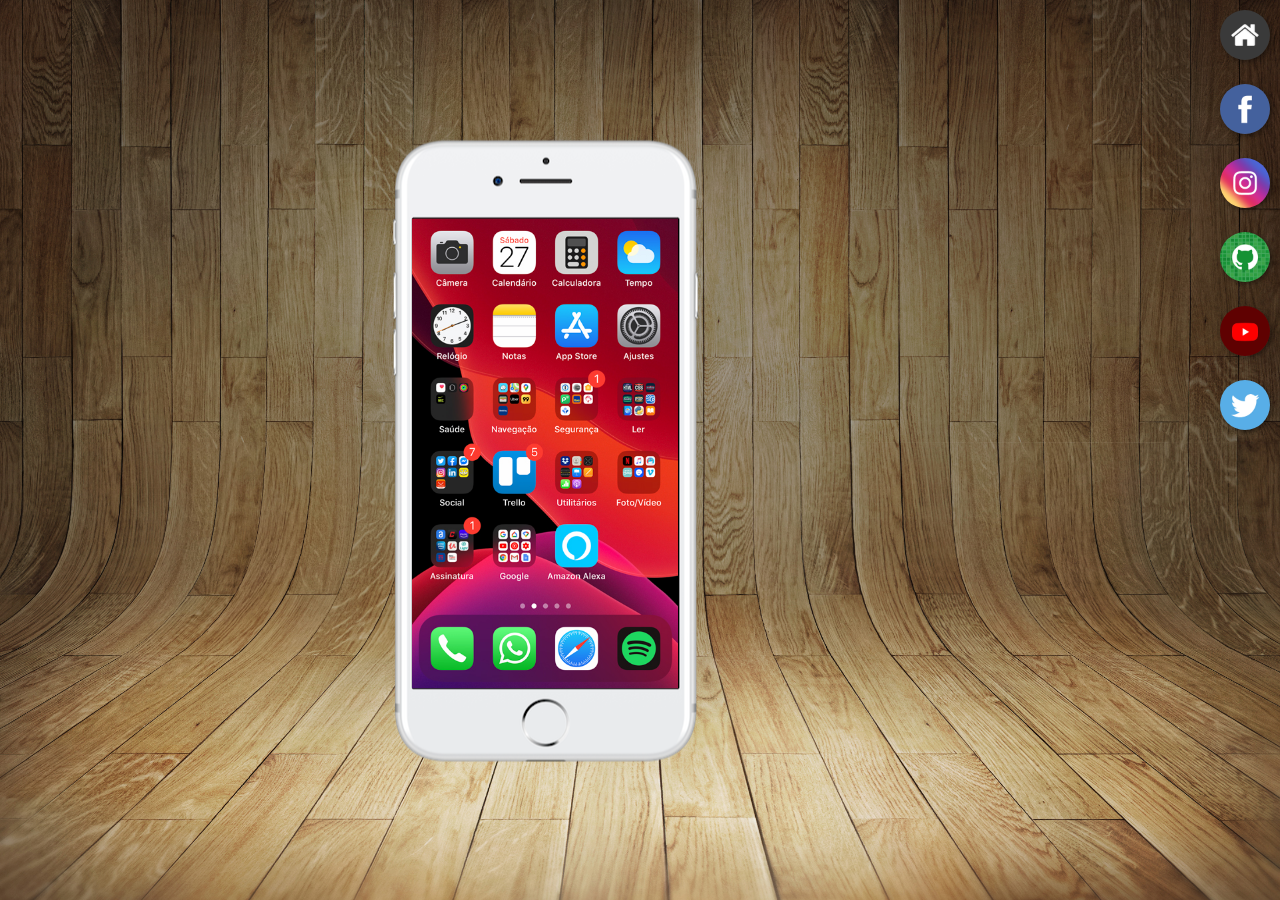
<file: index.html>
<!DOCTYPE html>
<html lang="pt-br">
<head>
    <meta charset="UTF-8">
    <meta http-equiv="X-UA-Compatible" content="IE=edge">
    <meta name="viewport" content="width=device-width, initial-scale=1.0">
    <title>Document</title>
    <link rel="shortcut icon" href="favicon.ico" type="image/x-icon">
    <link rel="stylesheet" href="estilos/style.css">

   
</head>
<body>
    <main>
        <section id="telefone">
<iframe src="home.html" name="tela" id="tela"   frameborder="0">

</iframe>
        </section>
        <section id="redes-sociais">
<a href="home.html" target="tela"><img src="imagens/home.jpg" alt="home"></a><br>
<a href="facebook.html" target="tela"><img src="imagens/facebook.jpg" alt="facebook"></a><br>
<a href="instagran.html" target="tela"><img src="imagens/instagram.jpg" alt="instagram"></a><br>
<a href="GITHUB.HTML" target="tela"><img src="imagens/github.jpg" alt="github"></a><br>
<a href="youtube.html" target="tela"><img src="imagens/youtube.jpg" alt="youtube"></a><br>
<a href="twitter.html" target="tela"><img src="imagens/twitter.jpg" alt="twiter"></a>
        </section>
    </main>
</body>
</html>
</file>
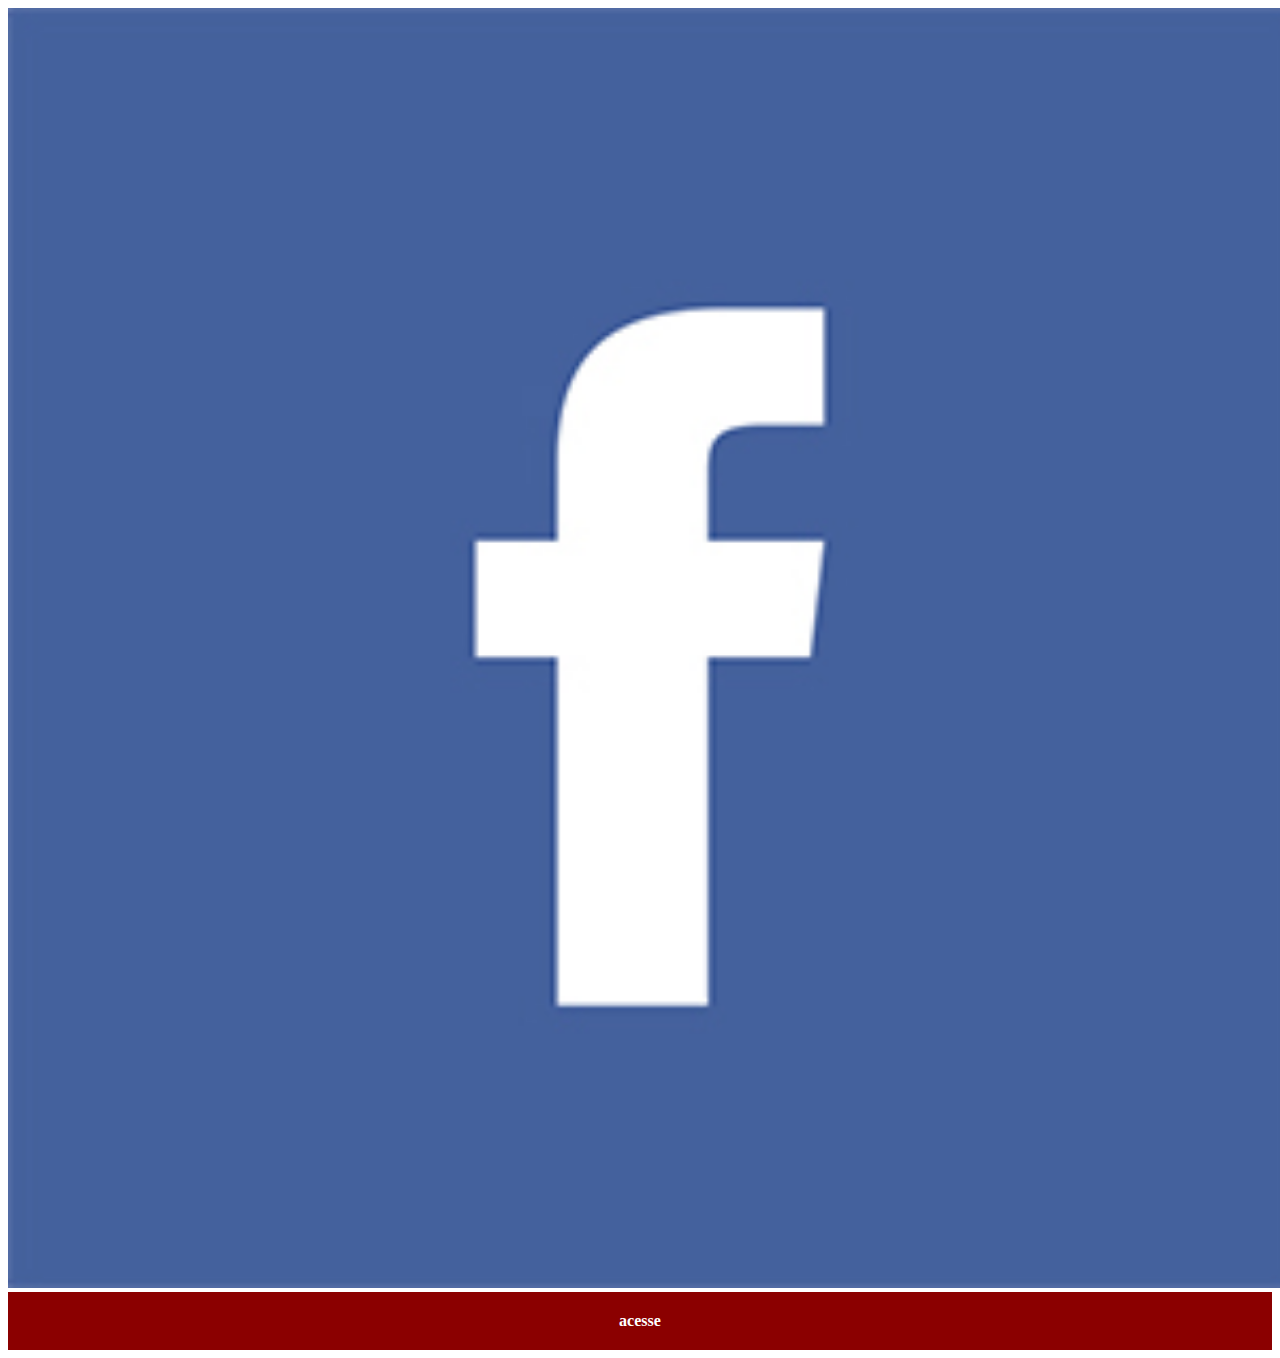
<file: facebook.html>
<!DOCTYPE html>
<html lang="pt-br">
<head>
    <meta charset="UTF-8">
    <meta name="viewport" content="width=device-width, initial-scale=1.0">
    <title>facebook</title>
    <link rel="stylesheet" href="estilos/social.css">
</head>
<body>
    <img src="imagens/facebook.jpg" alt="facebook">
    <a href="https://pt-br.facebook.com/" target="_blank">acesse</a>
</body>
</html>
</file>
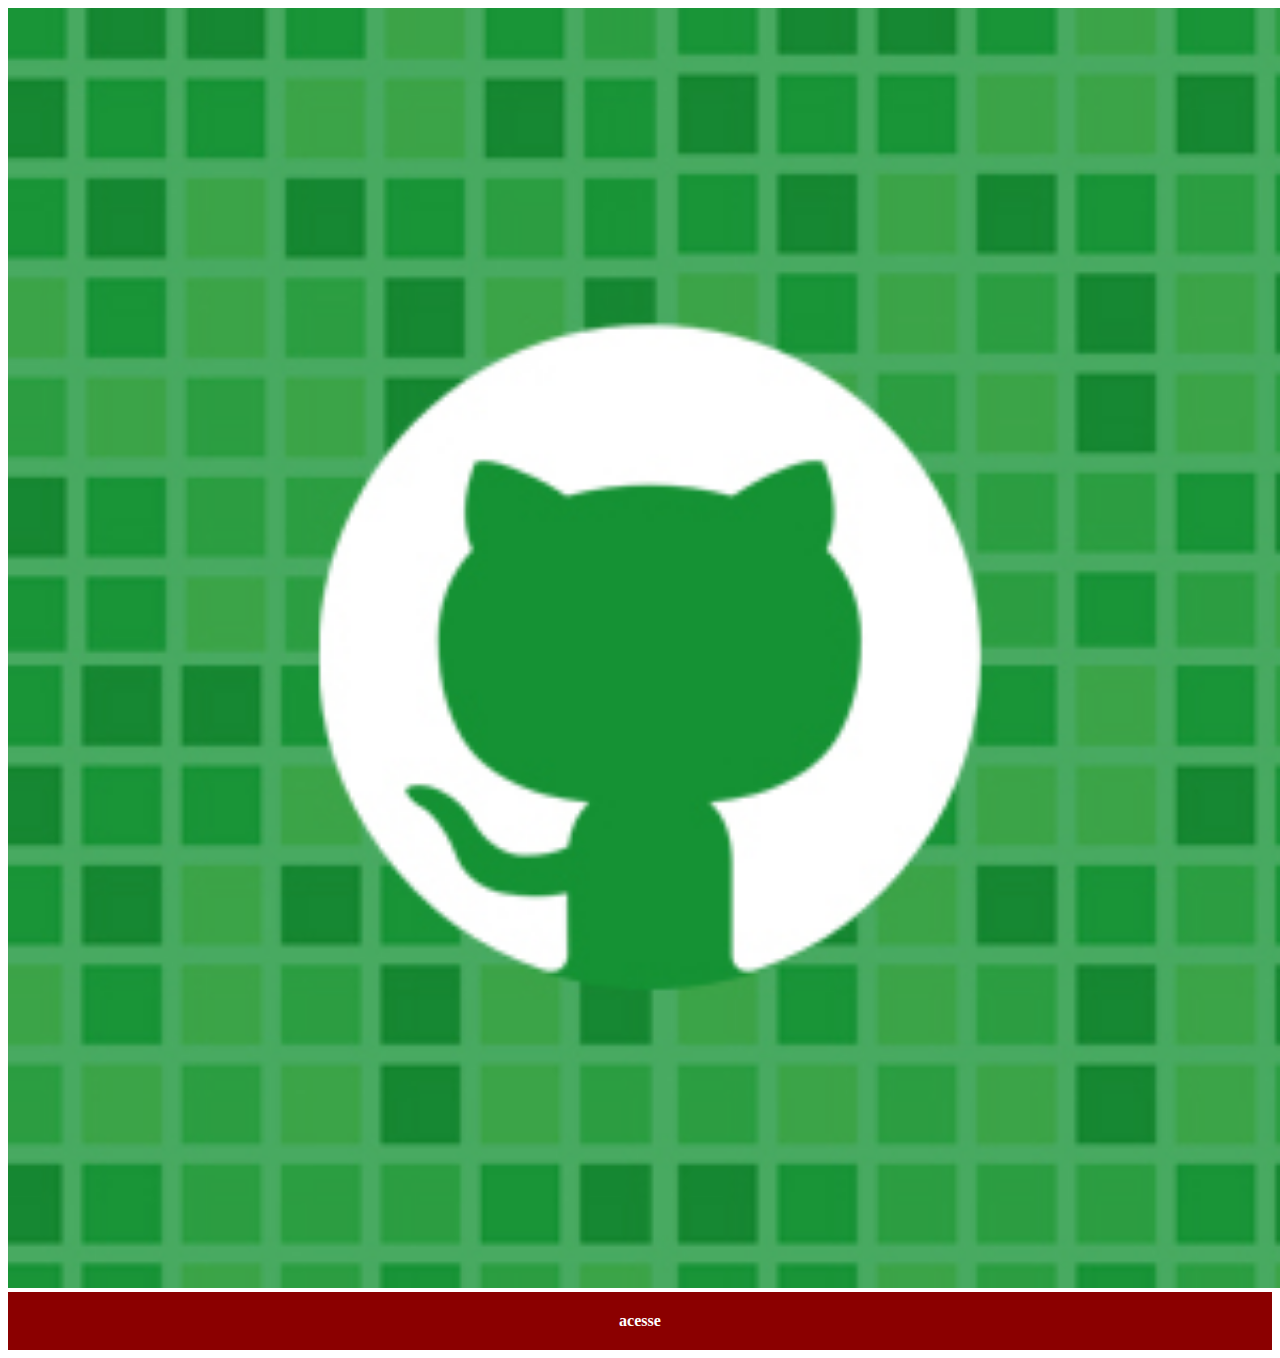
<file: GITHUB.HTML>
<!DOCTYPE html>
<html lang="pt-br">
<head>
    <meta charset="UTF-8">
    <meta name="viewport" content="width=device-width, initial-scale=1.0">
    <title>github</title>
<link rel="stylesheet" href="estilos/social.css">
</head>
<body>
    <img src="imagens/github.jpg" alt="">
    <a href="https://github.com" target="_blank">acesse</a>
    
</body>
</html>
</file>
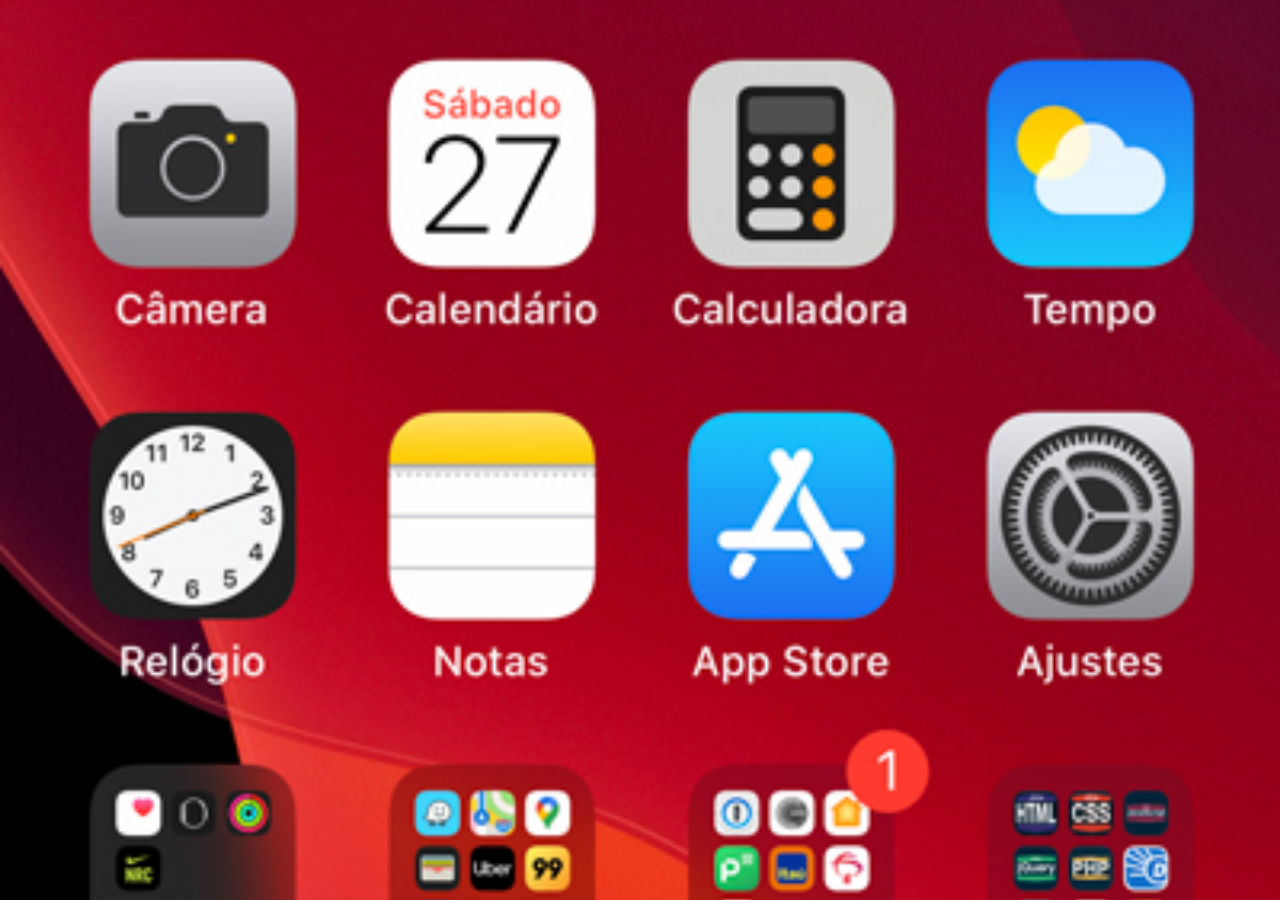
<file: home.html>
<!DOCTYPE html>
<html lang="pt-br">
<head>
    <meta charset="UTF-8">
    <meta name="viewport" content="width=device-width, initial-scale=1.0">
    <title>Document</title>
</head>
<style>
    *{
        margin: 0px;
        padding: 0px;
    }
    body {
        width: 100vw;
        height: 100vh;
        background: black url('imagens/tela-home.jpg') no-repeat;
        background-size: cover;
    }
</style>
<body>
    
</body>
</html>
</file>
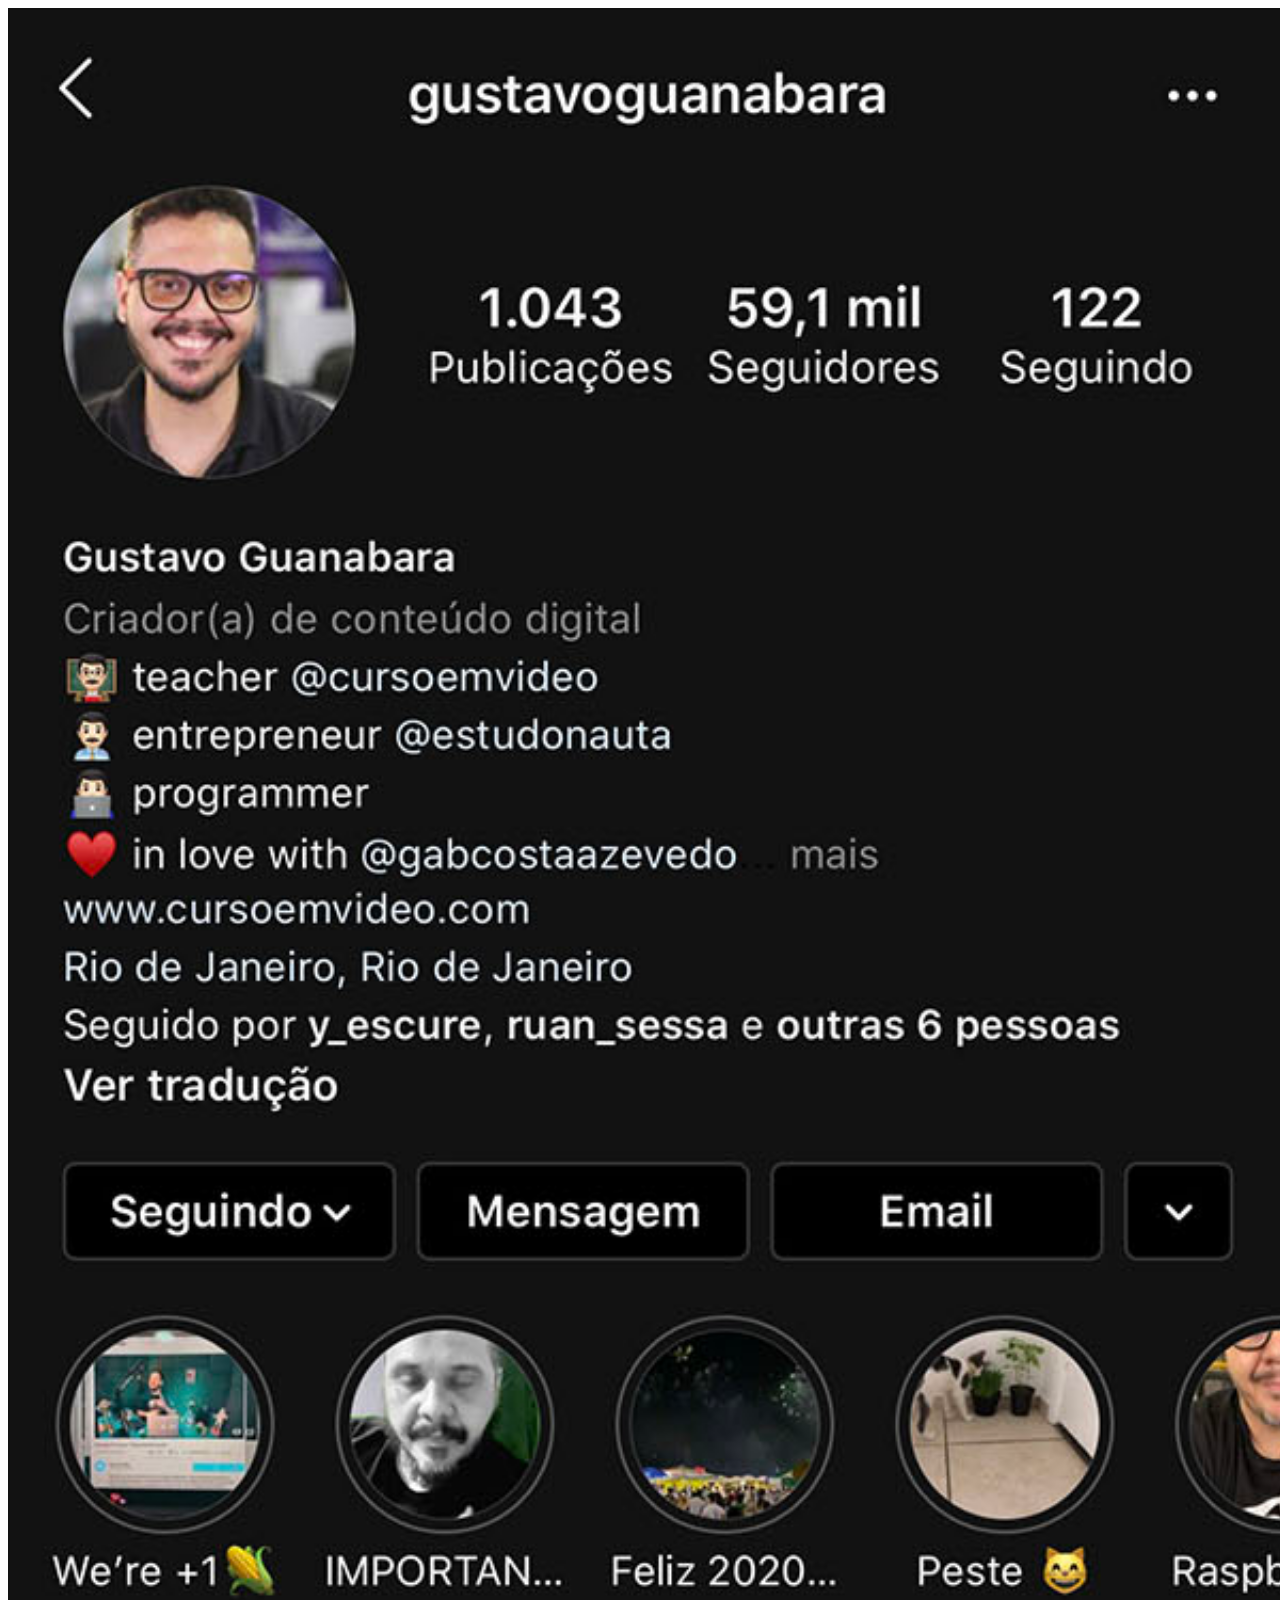
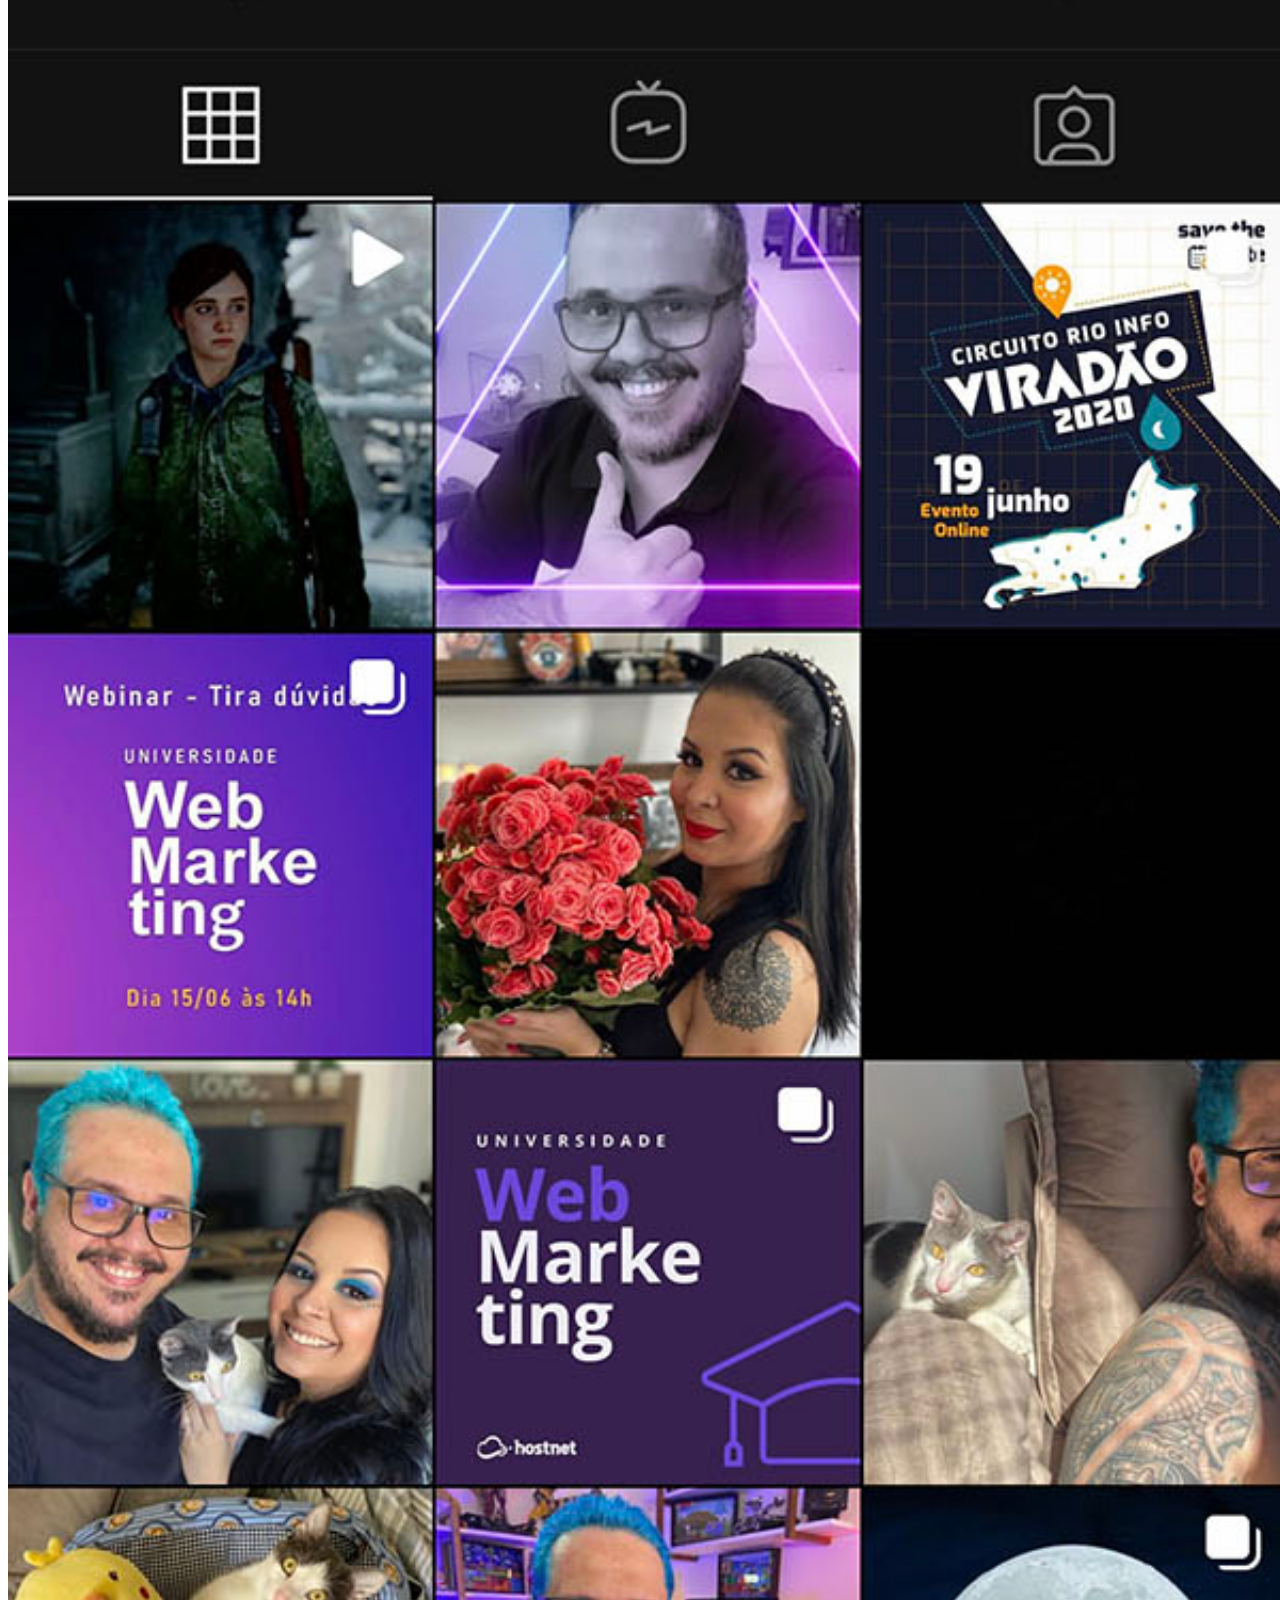
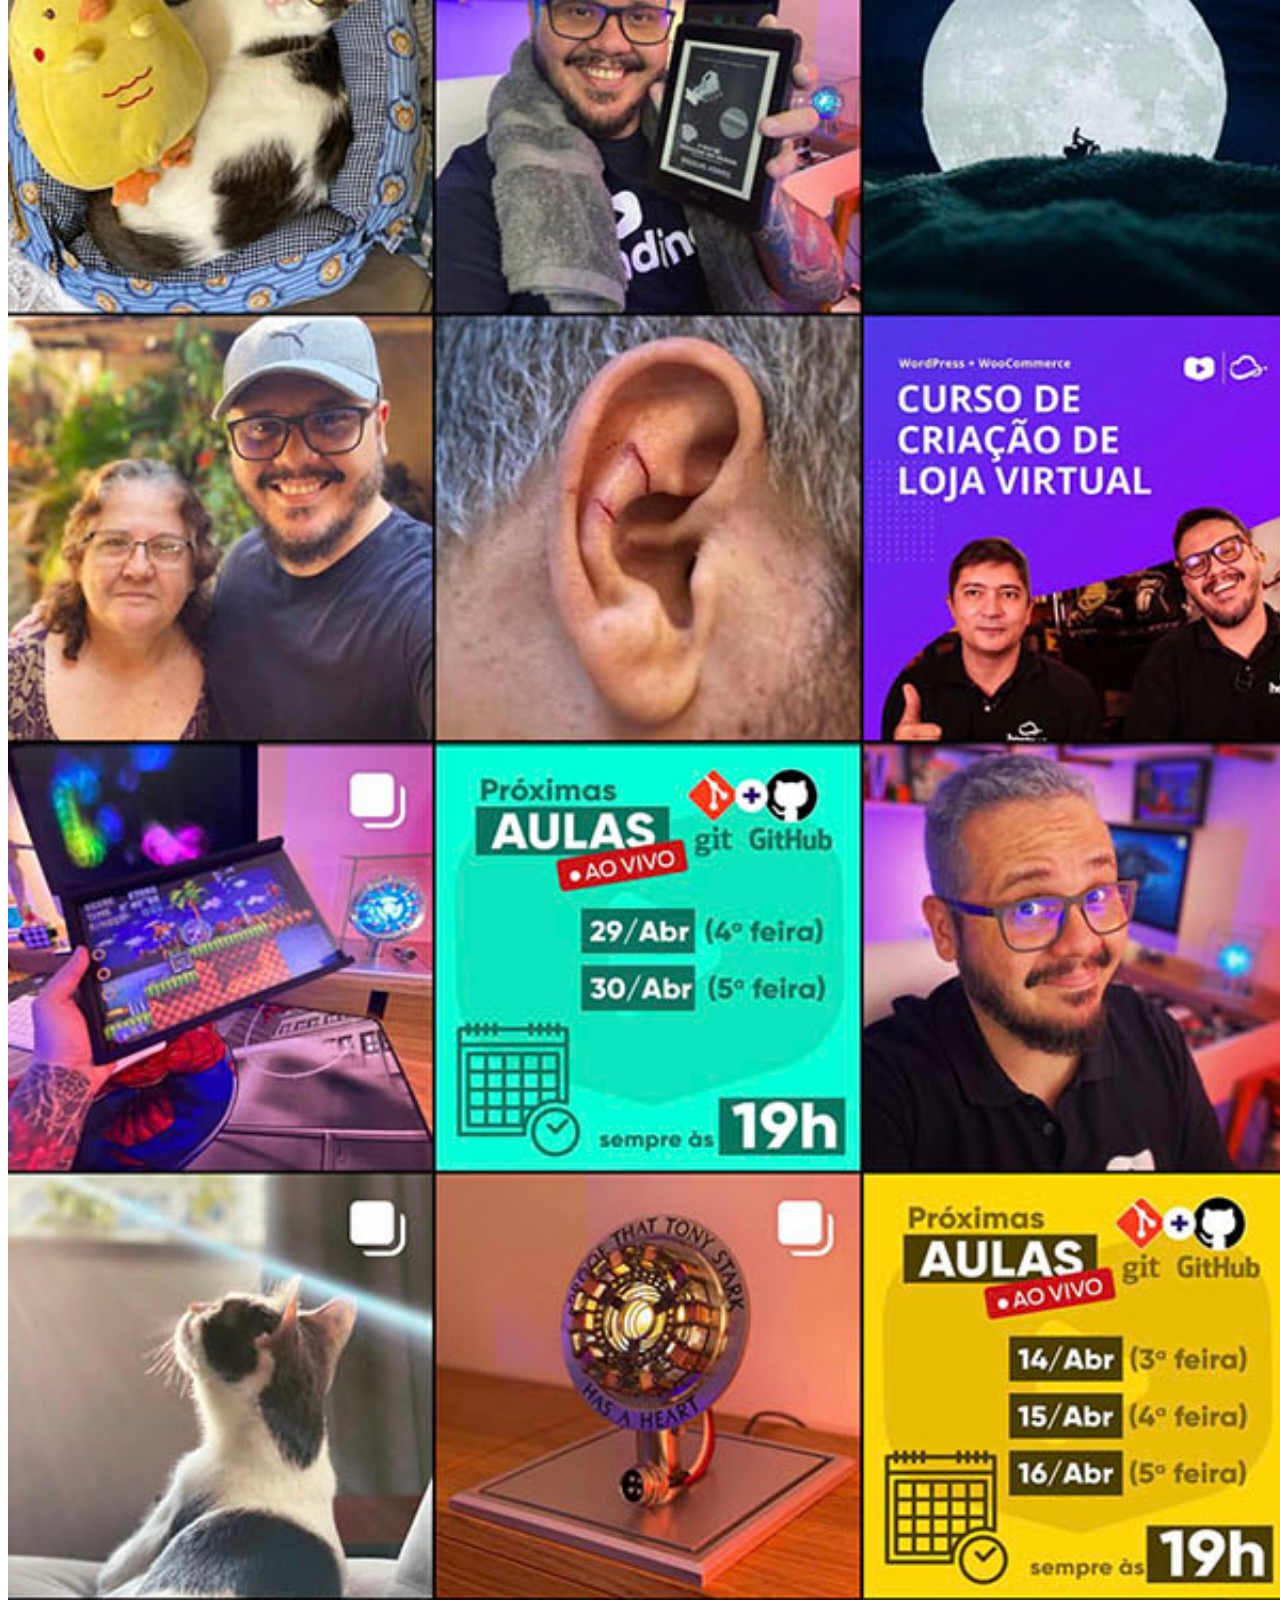
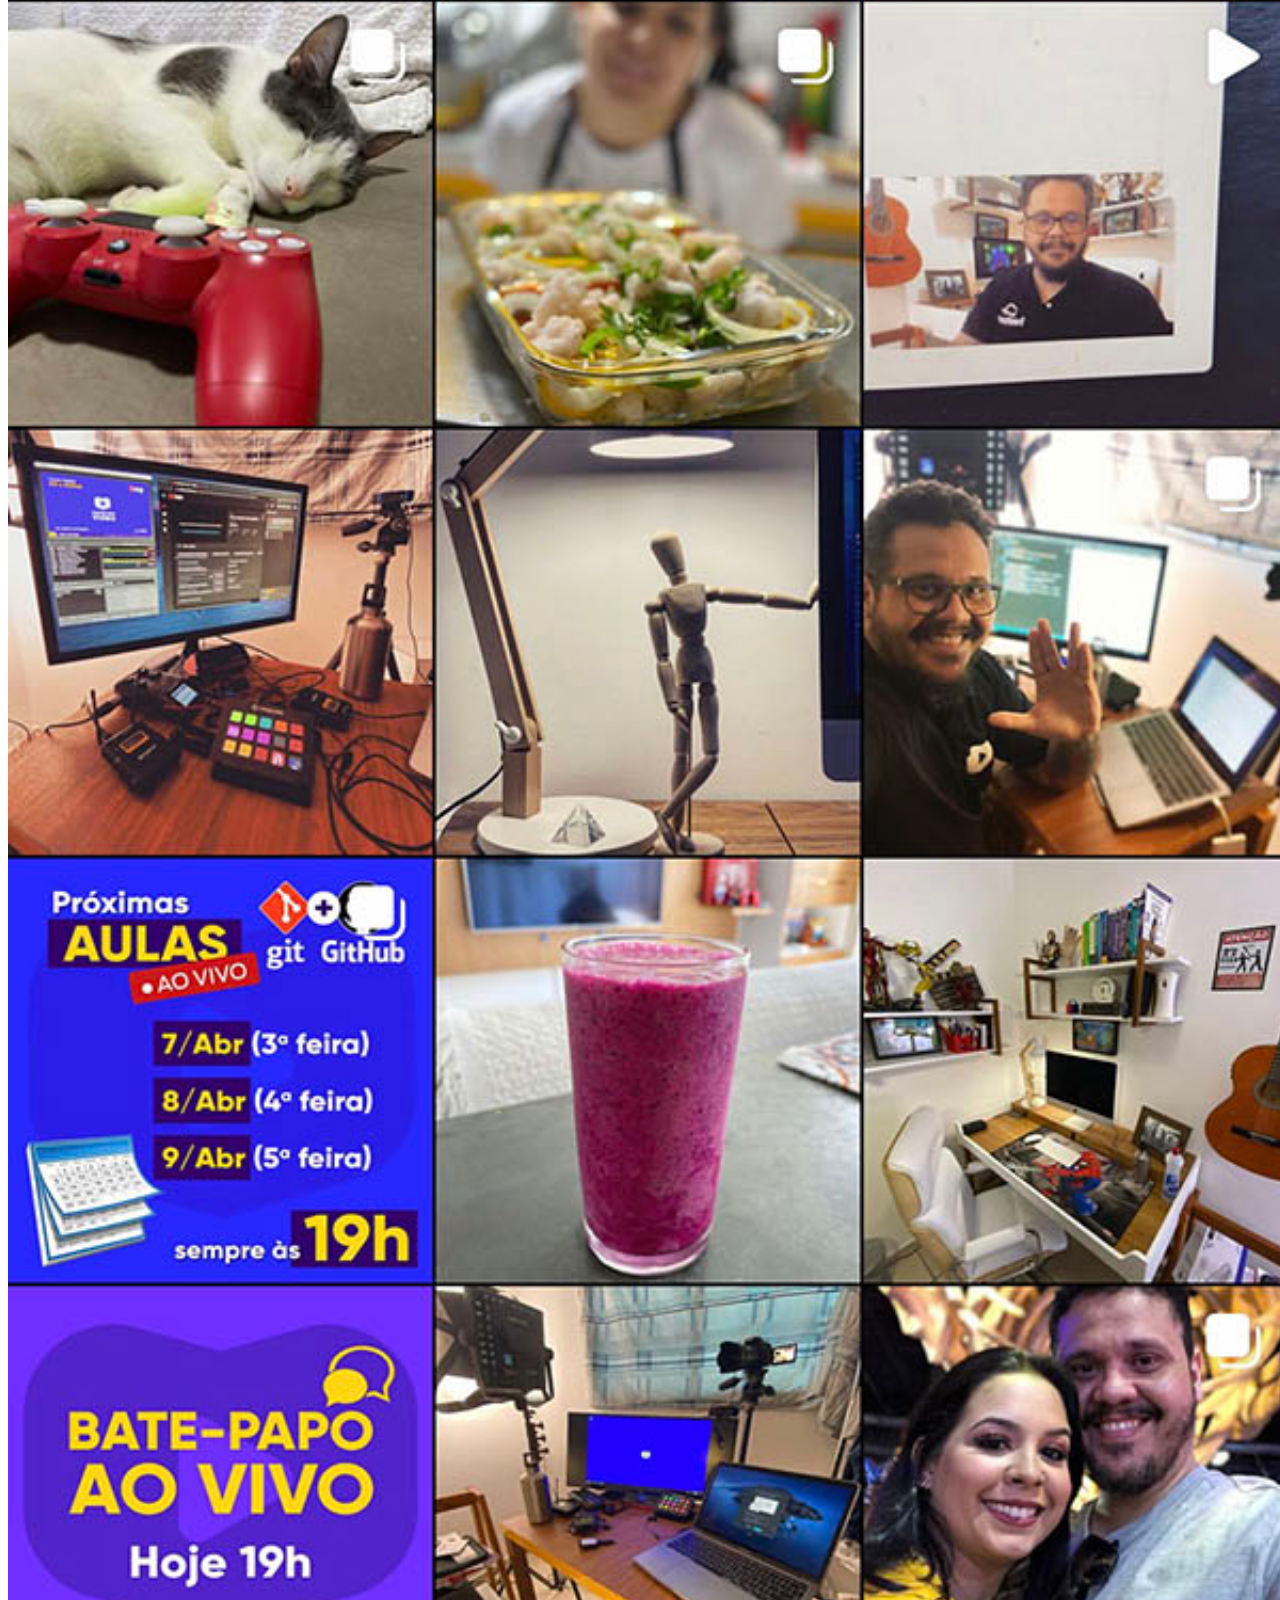
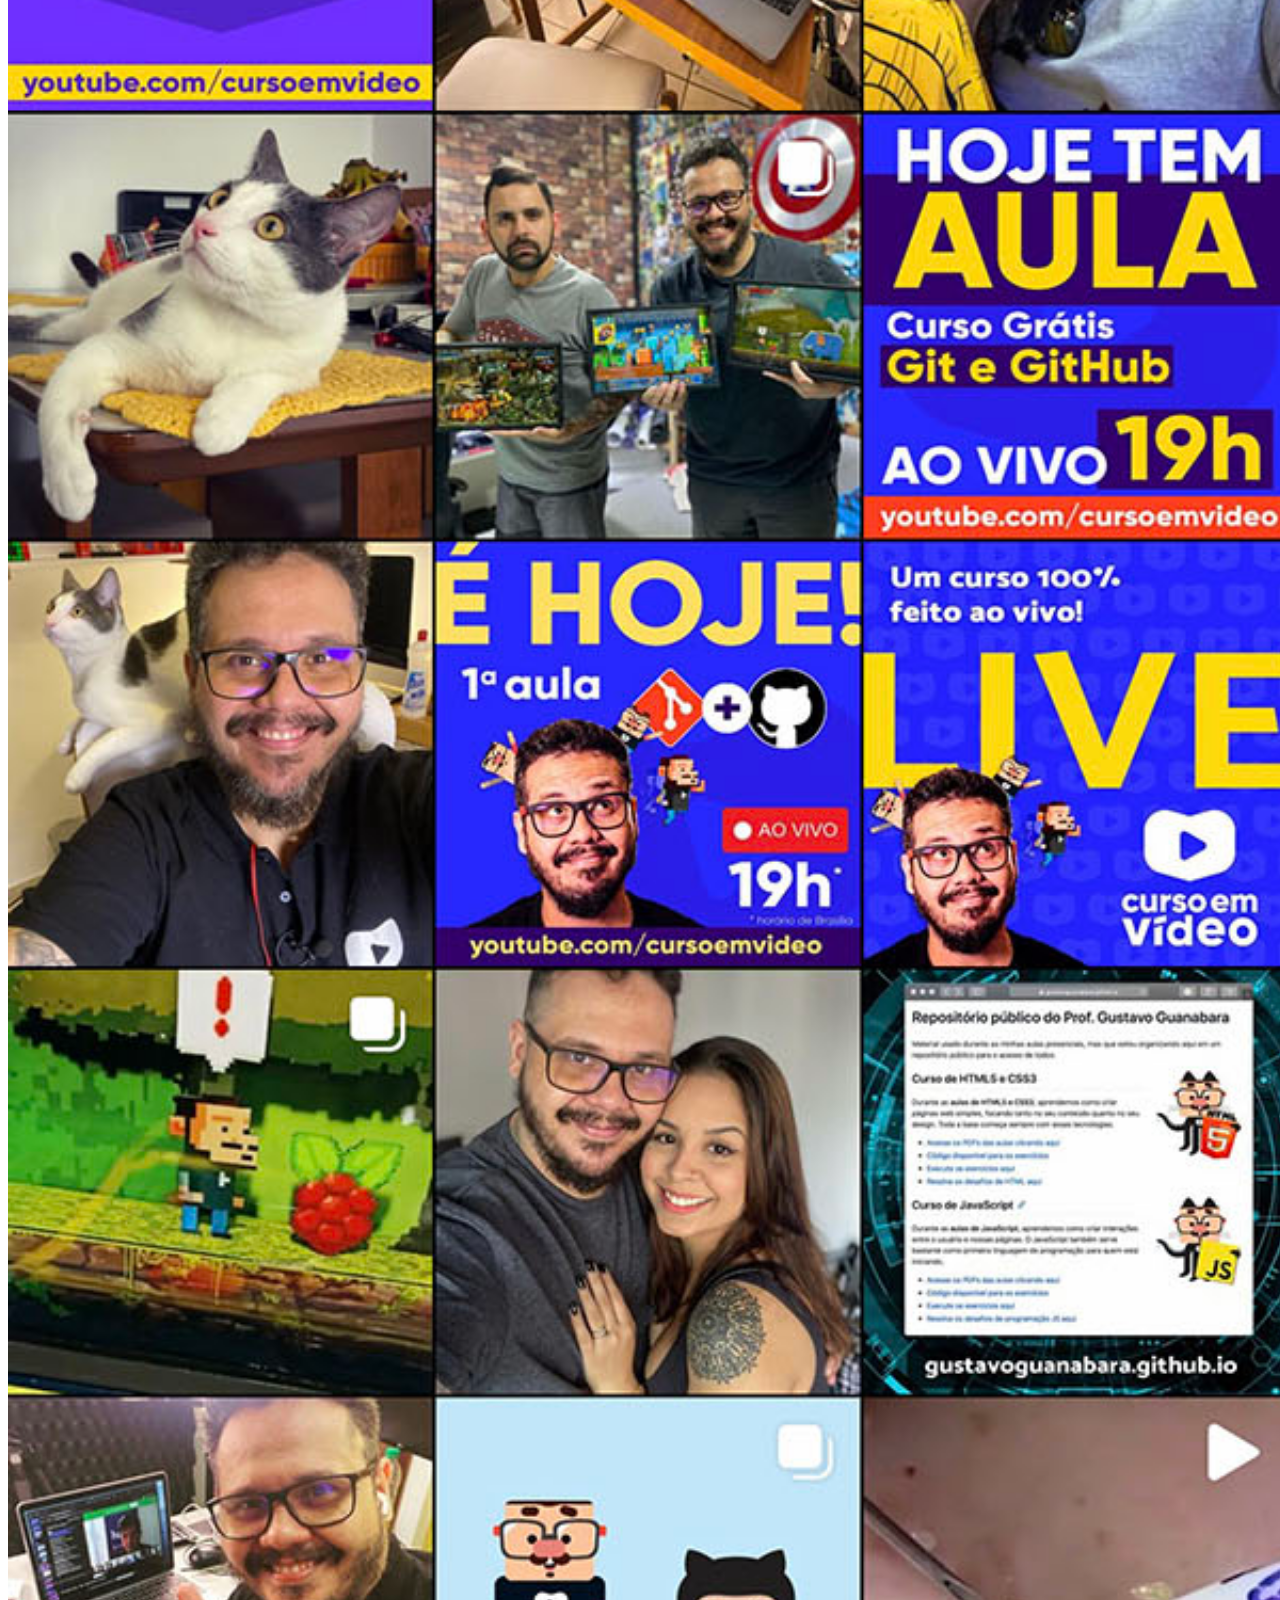
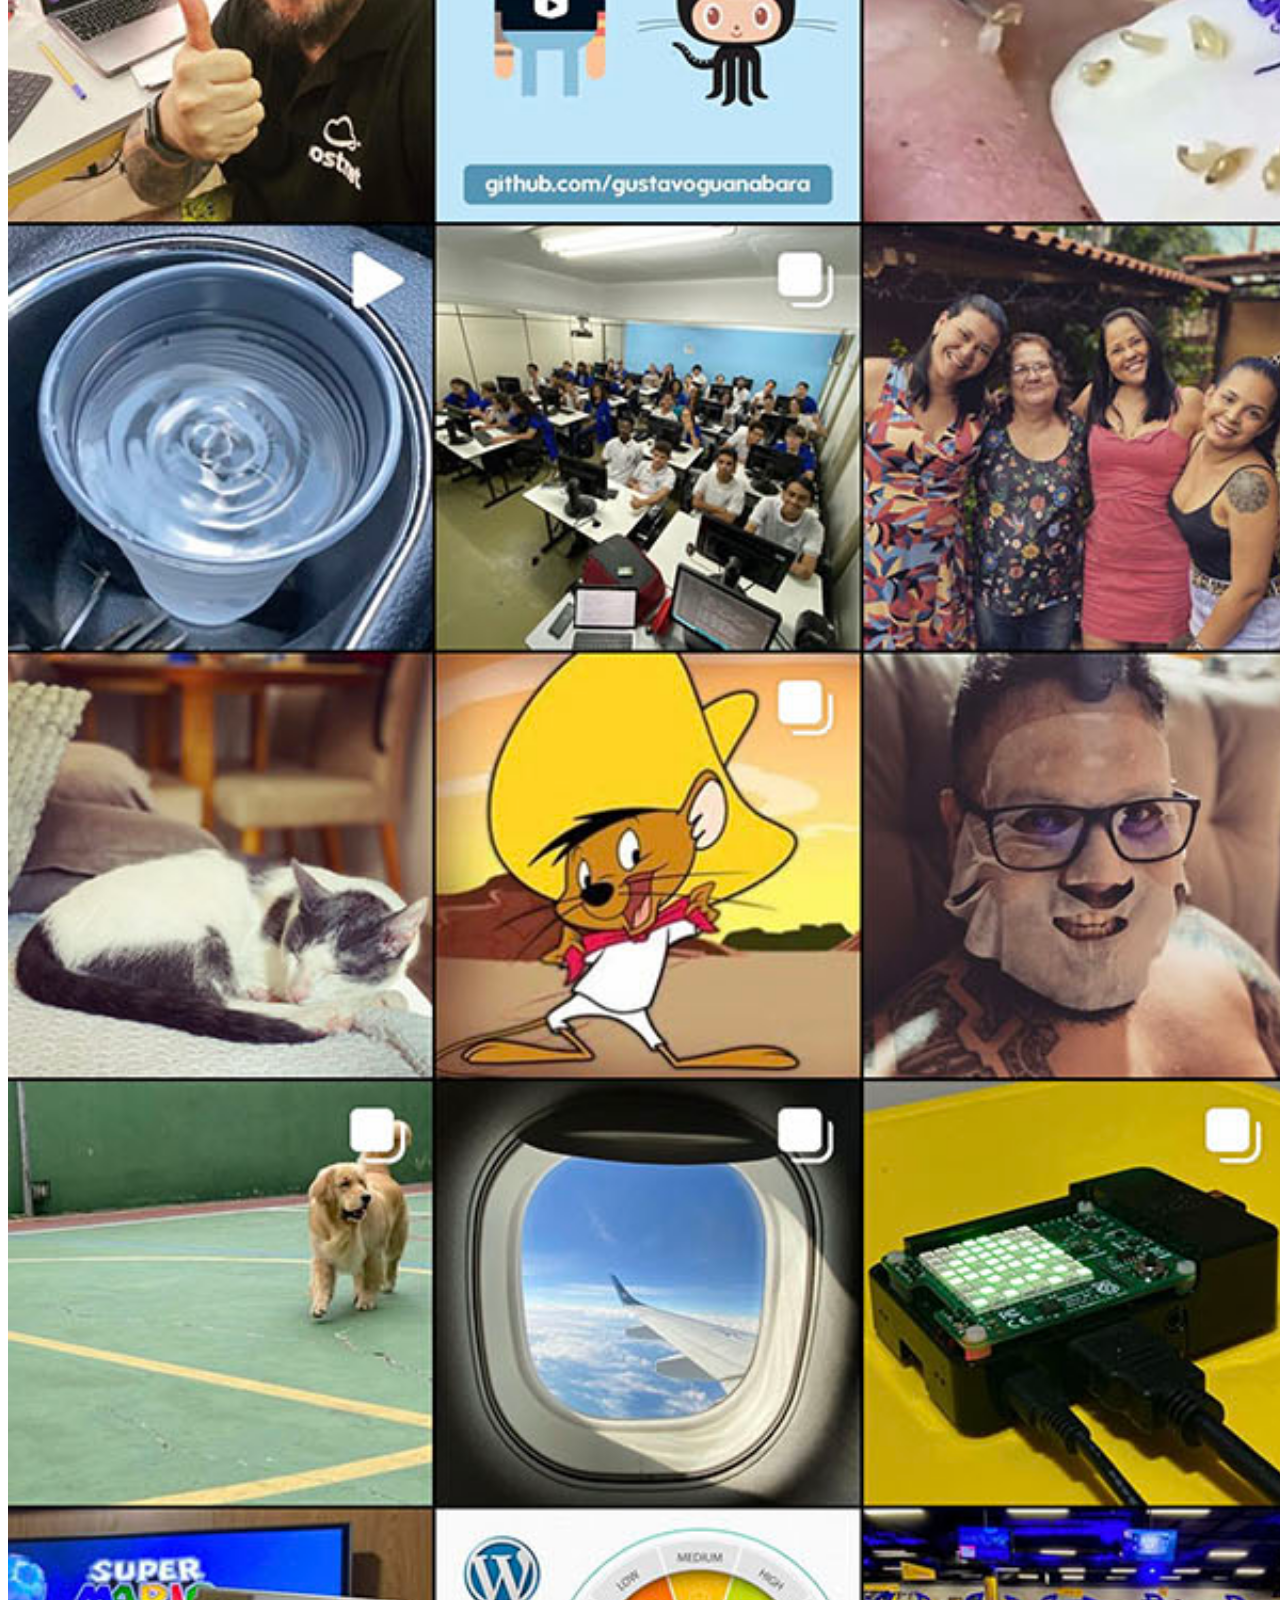
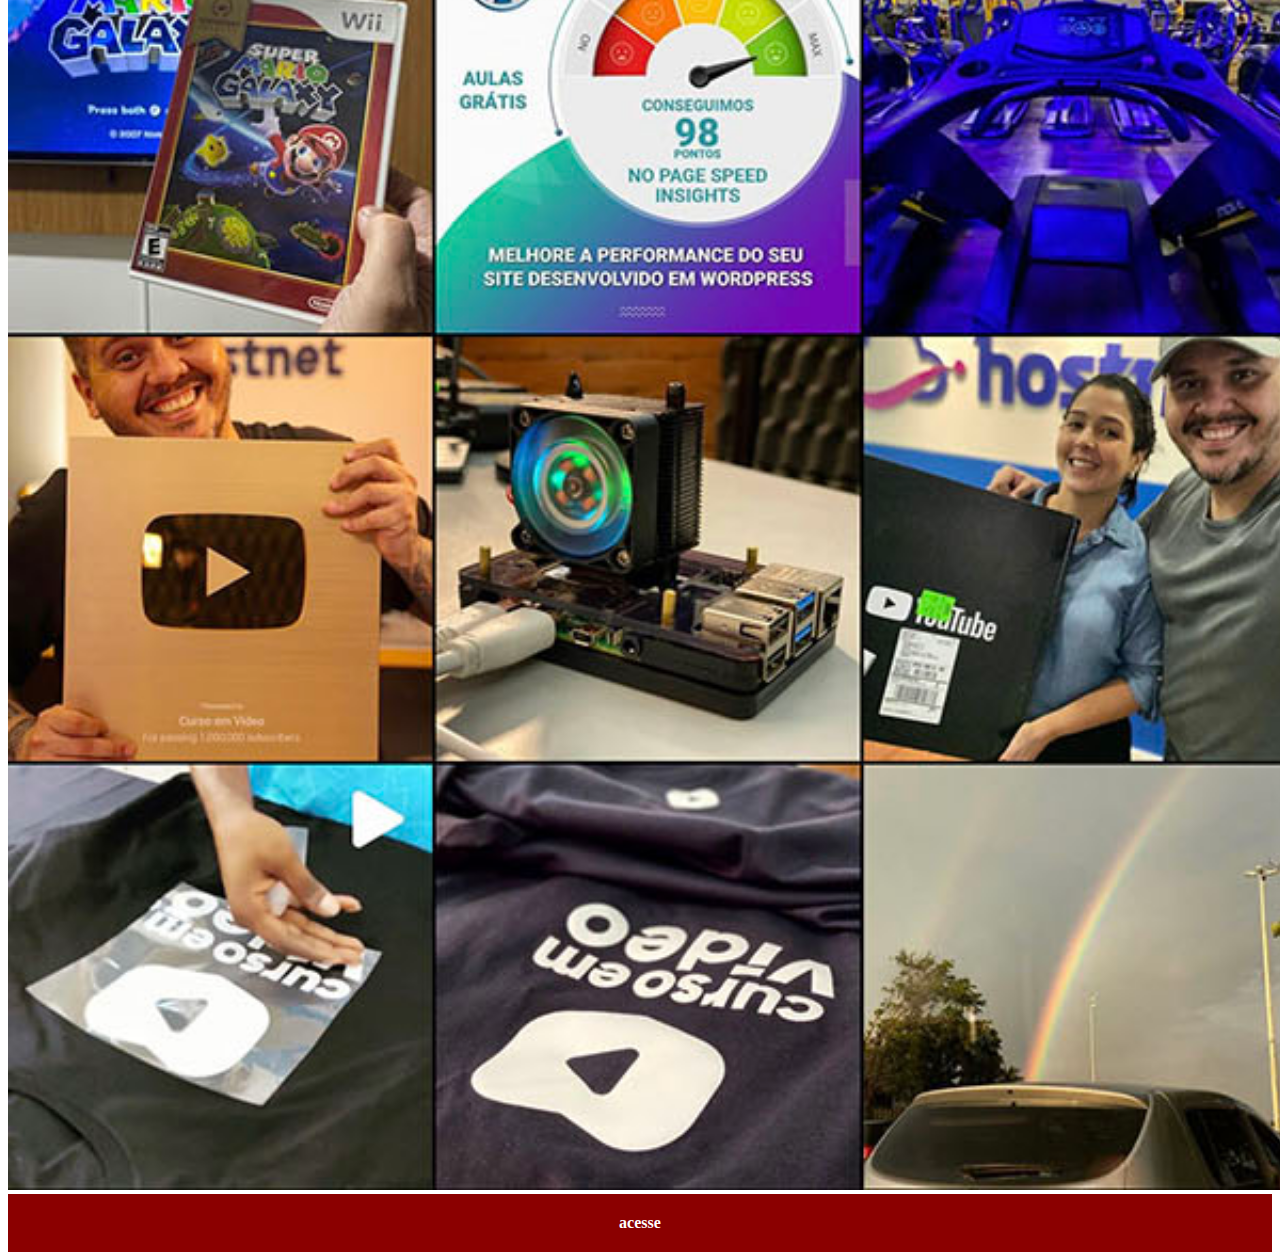
<file: instagran.html>
<!DOCTYPE html>
<html lang="pt-br">
<head>
    <meta charset="UTF-8">
    <meta name="viewport" content="width=device-width, initial-scale=1.0">
    <title>instagram</title>
    <link rel="stylesheet" href="estilos/social.css">
</head>
<body>
    <img src="imagens/tela-instagram.jpg" alt="instagram">
    <a href="https://www.instagram.com/" target="_blank">acesse</a>
    
</body>
</html>
</file>
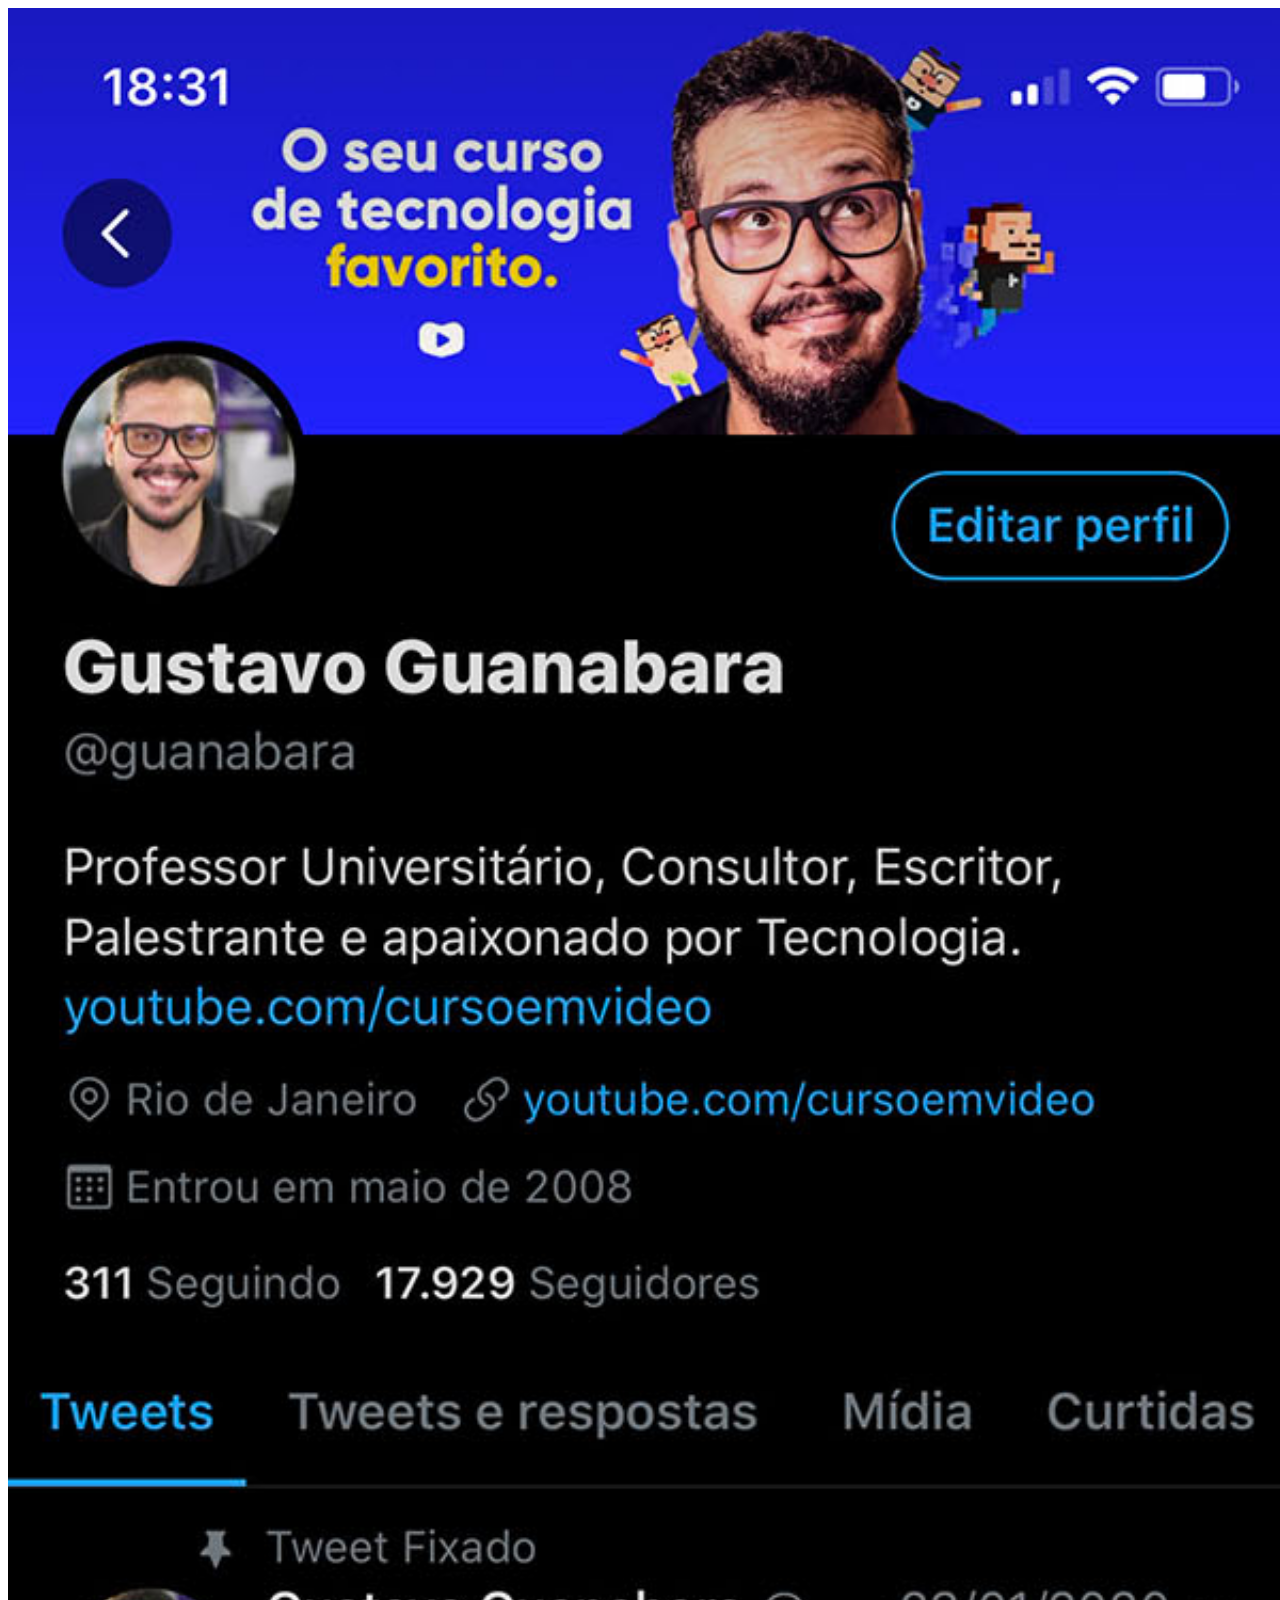
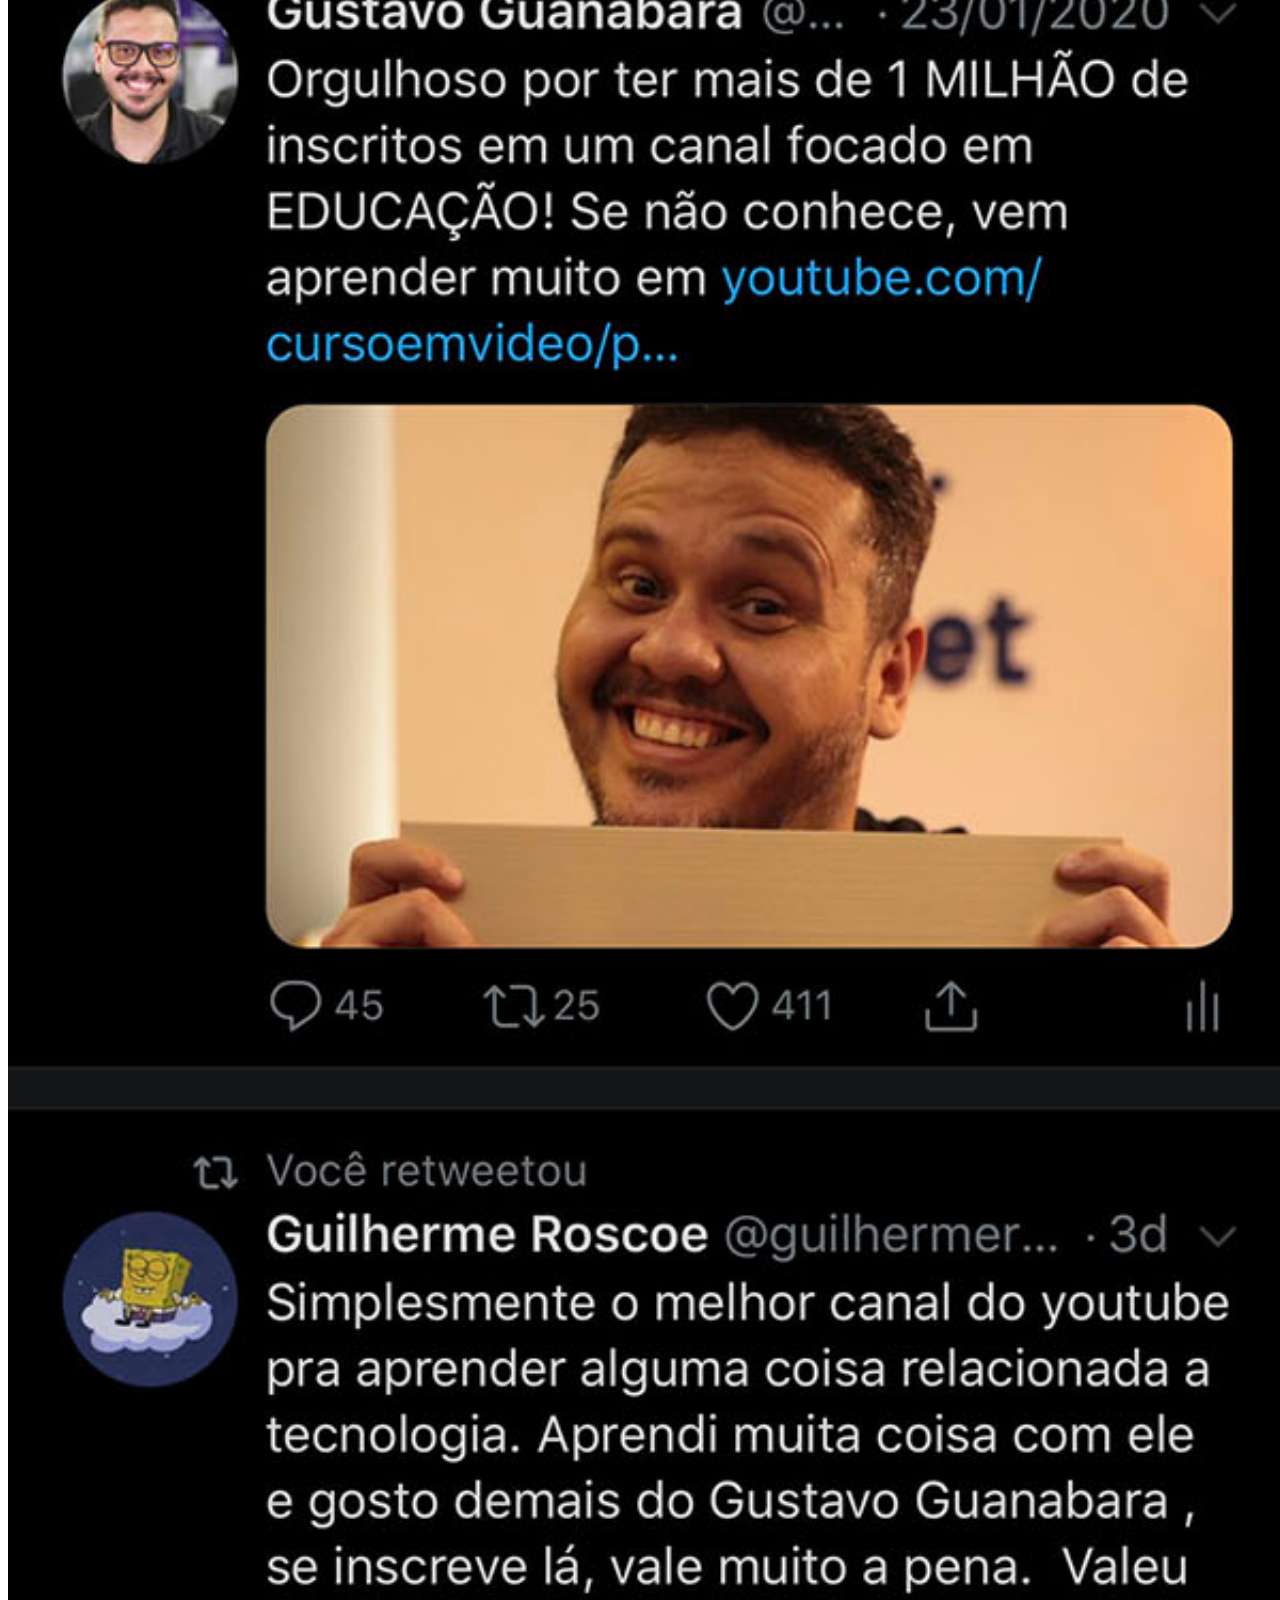
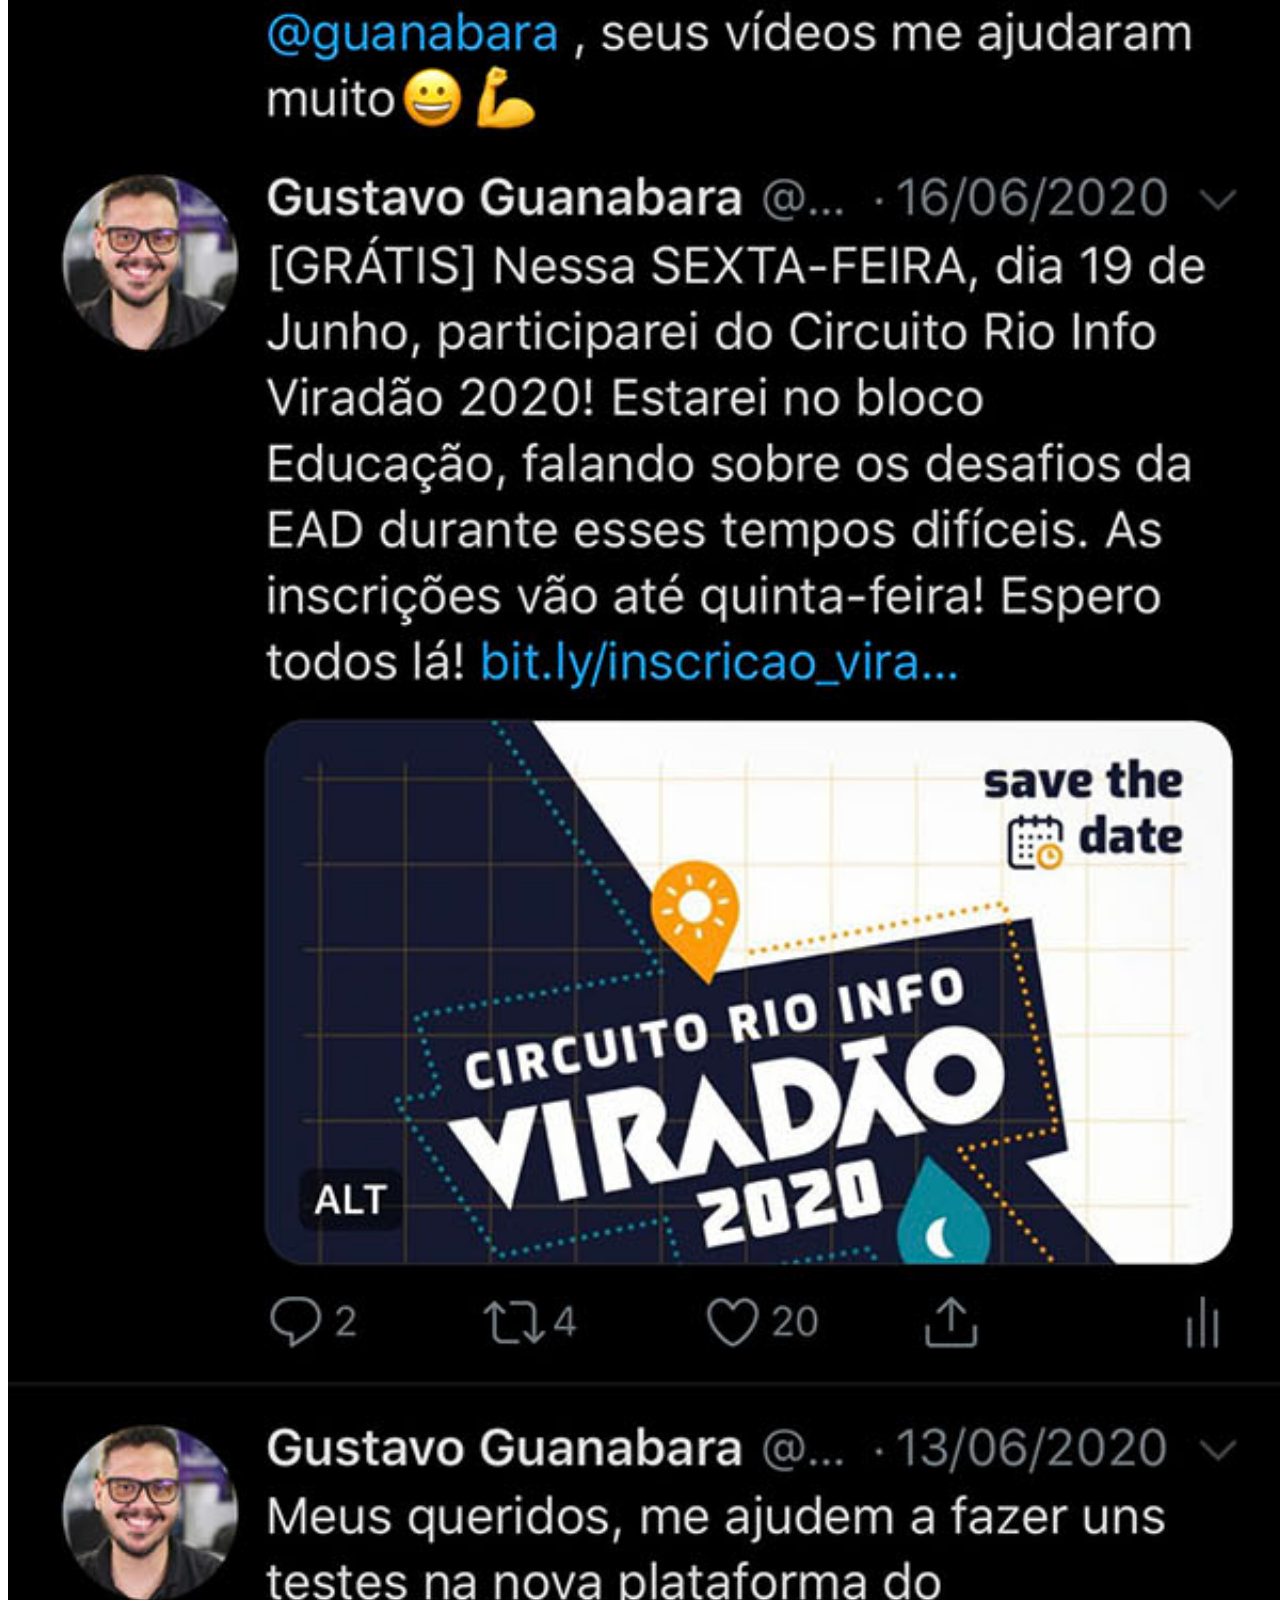
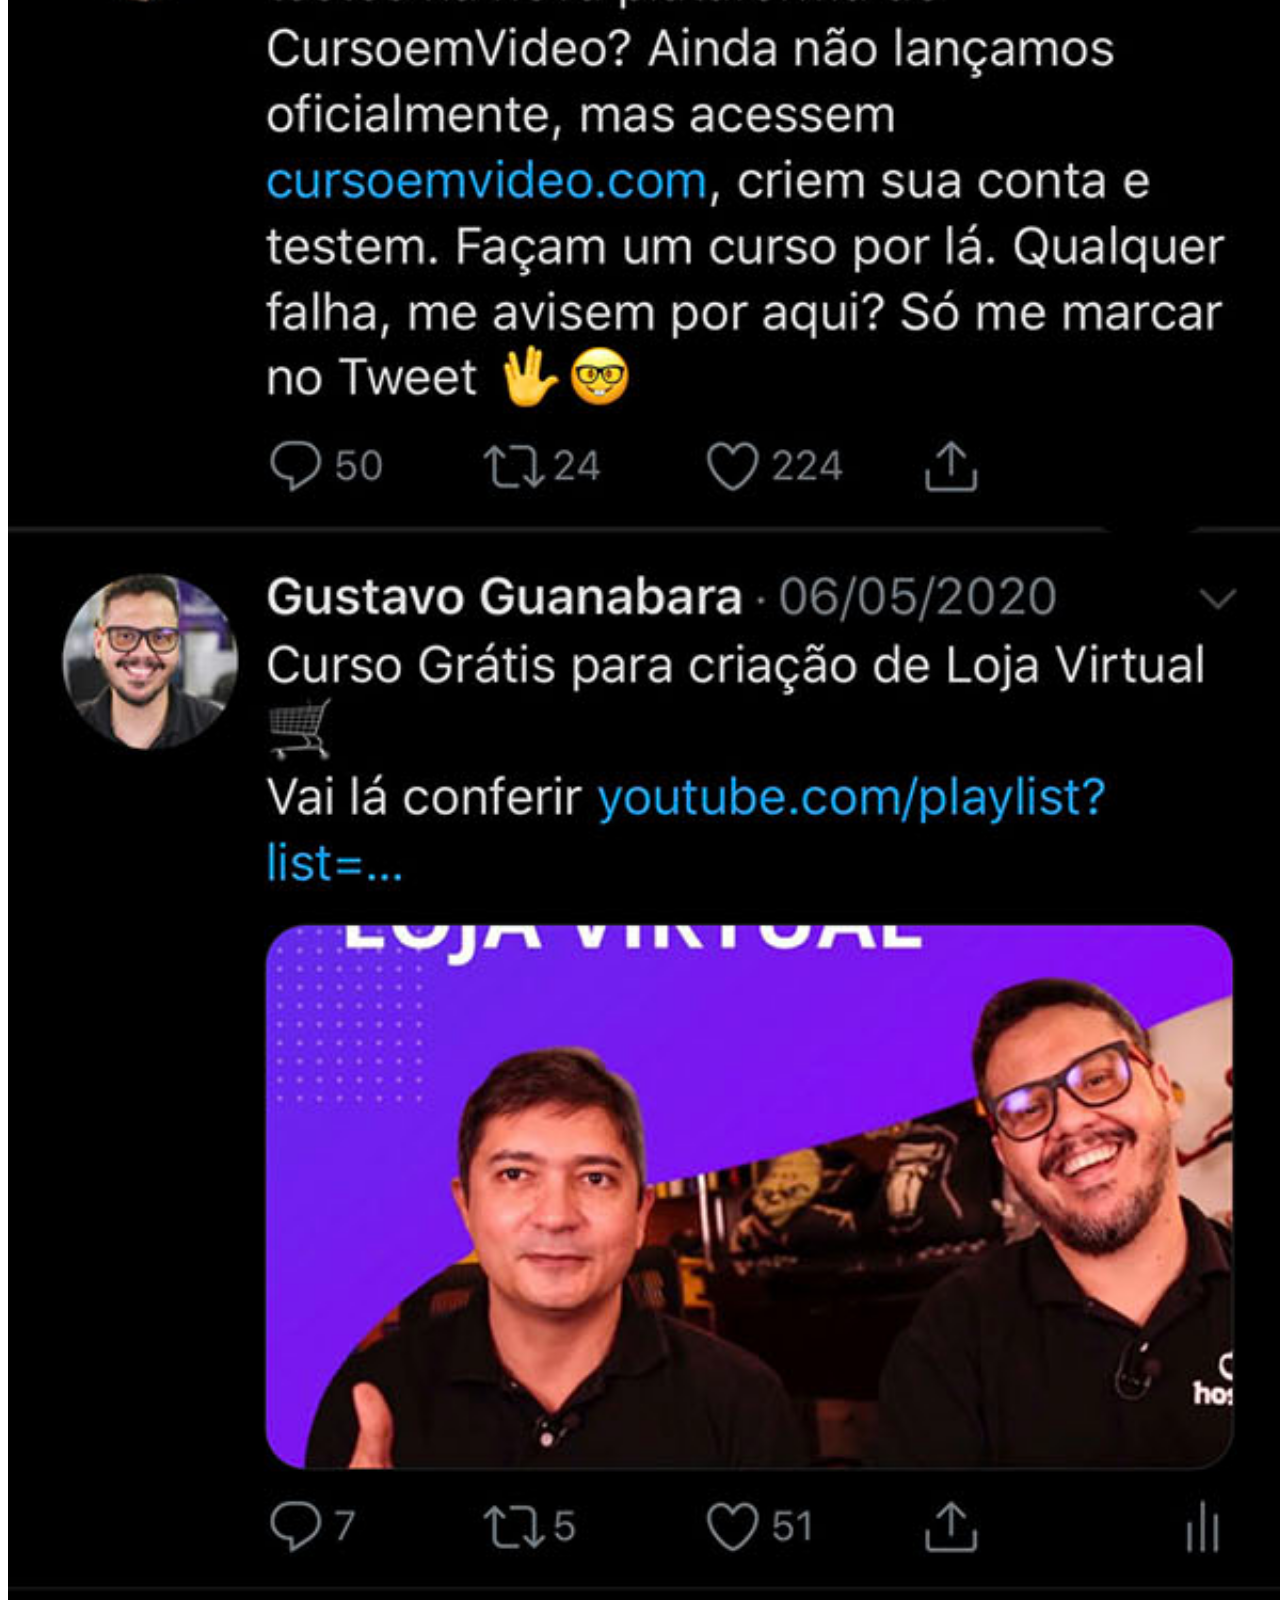
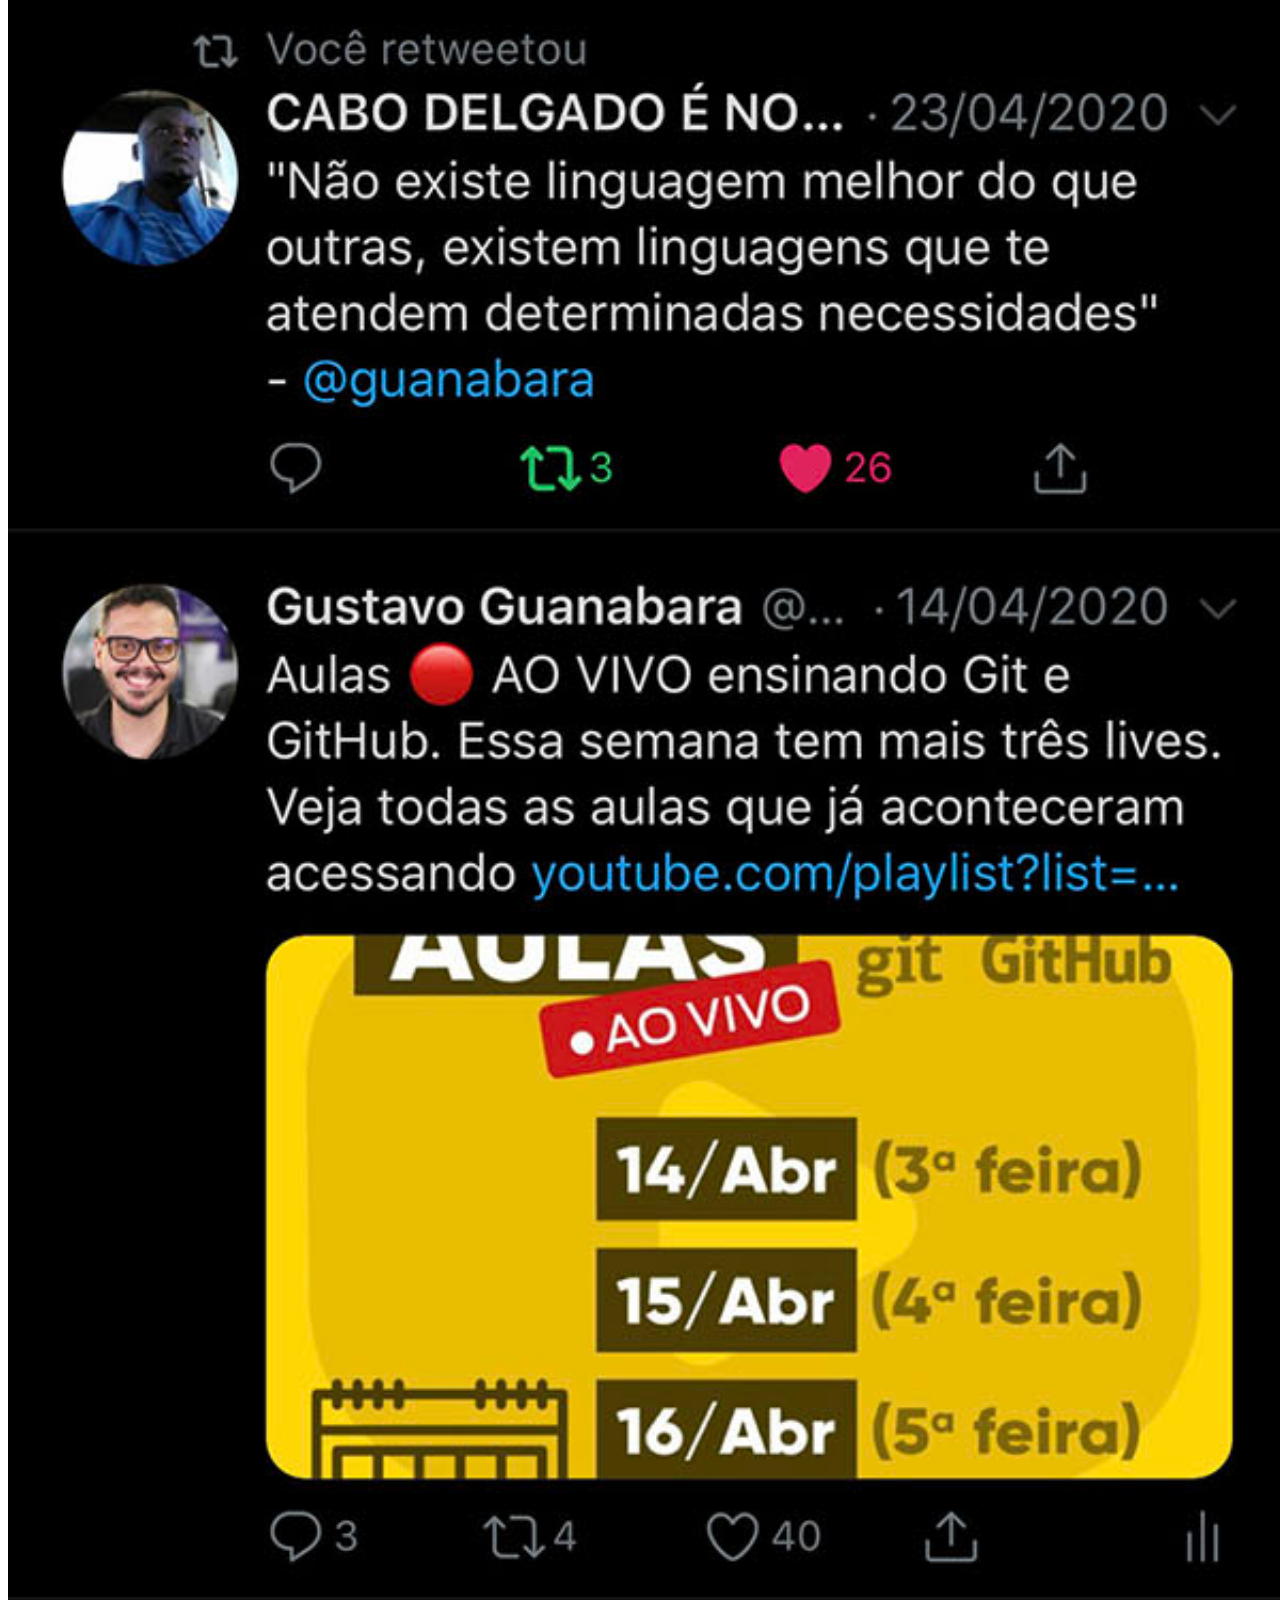
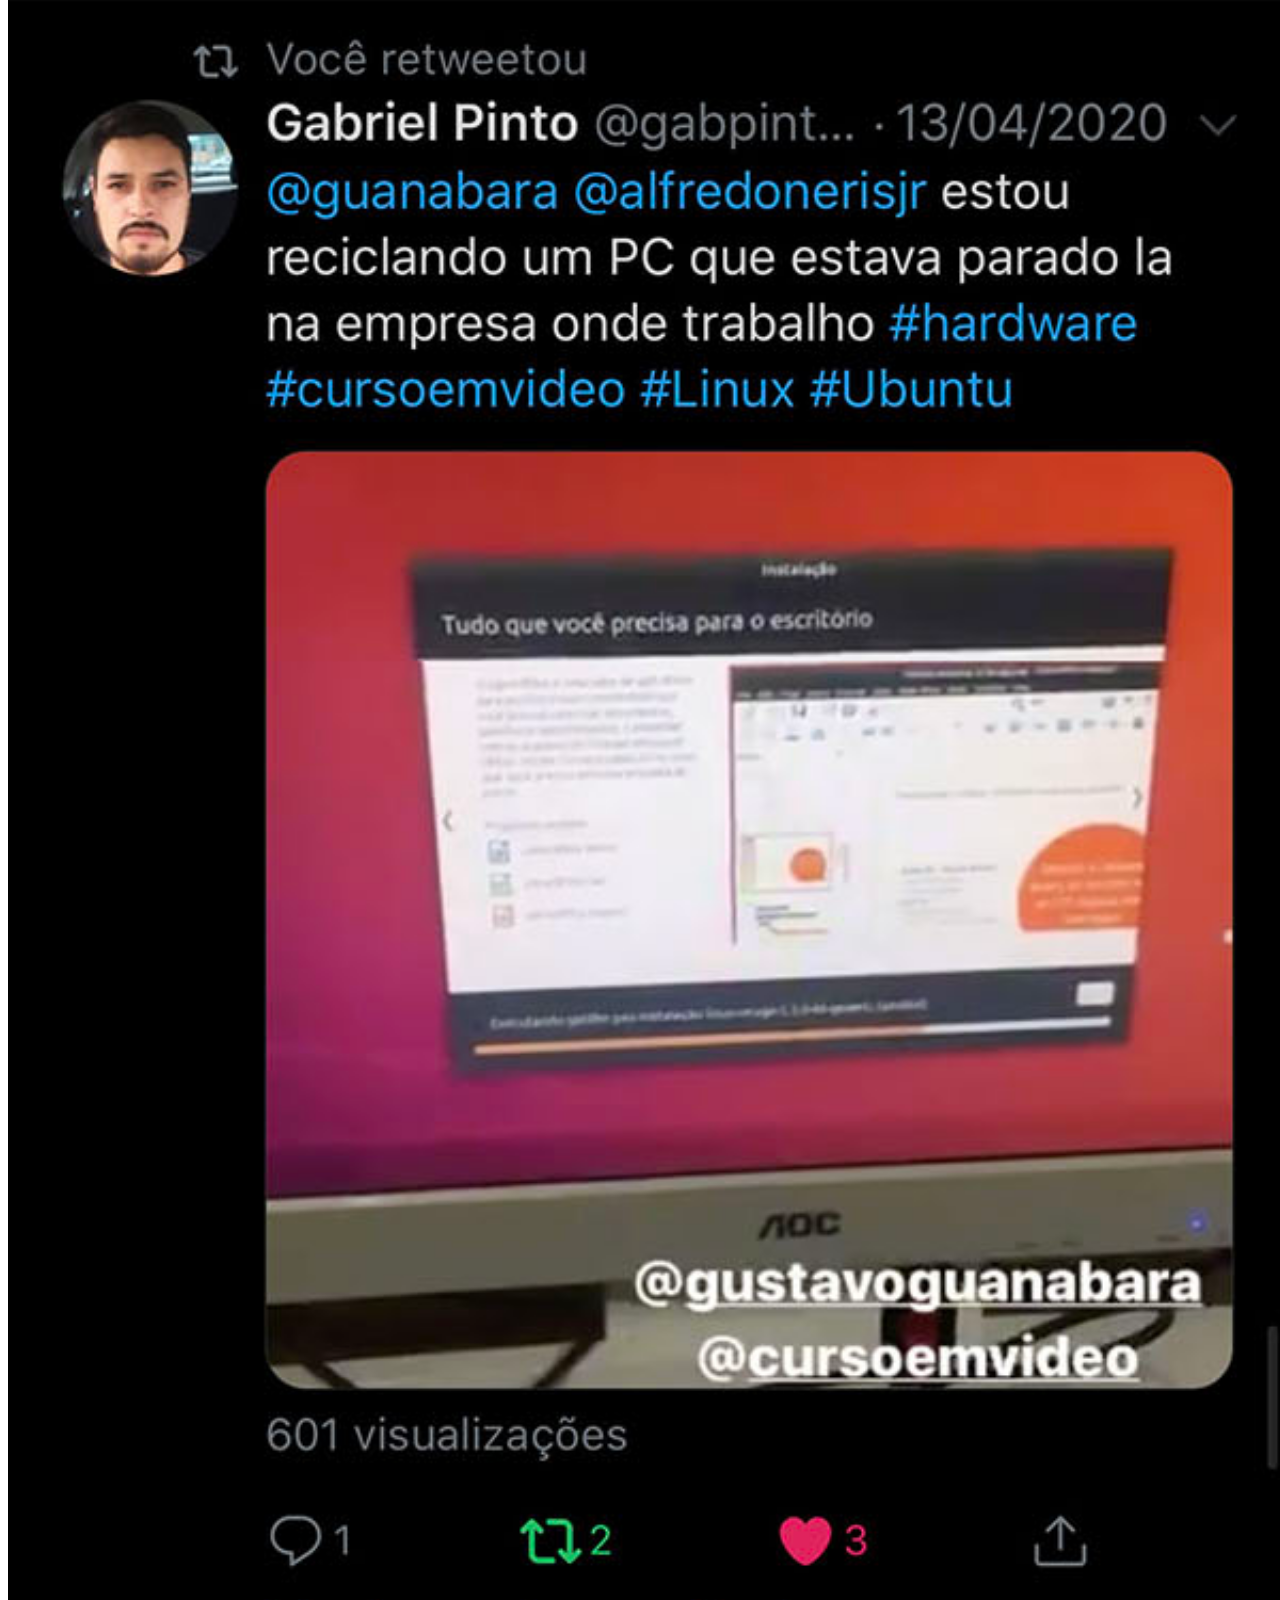
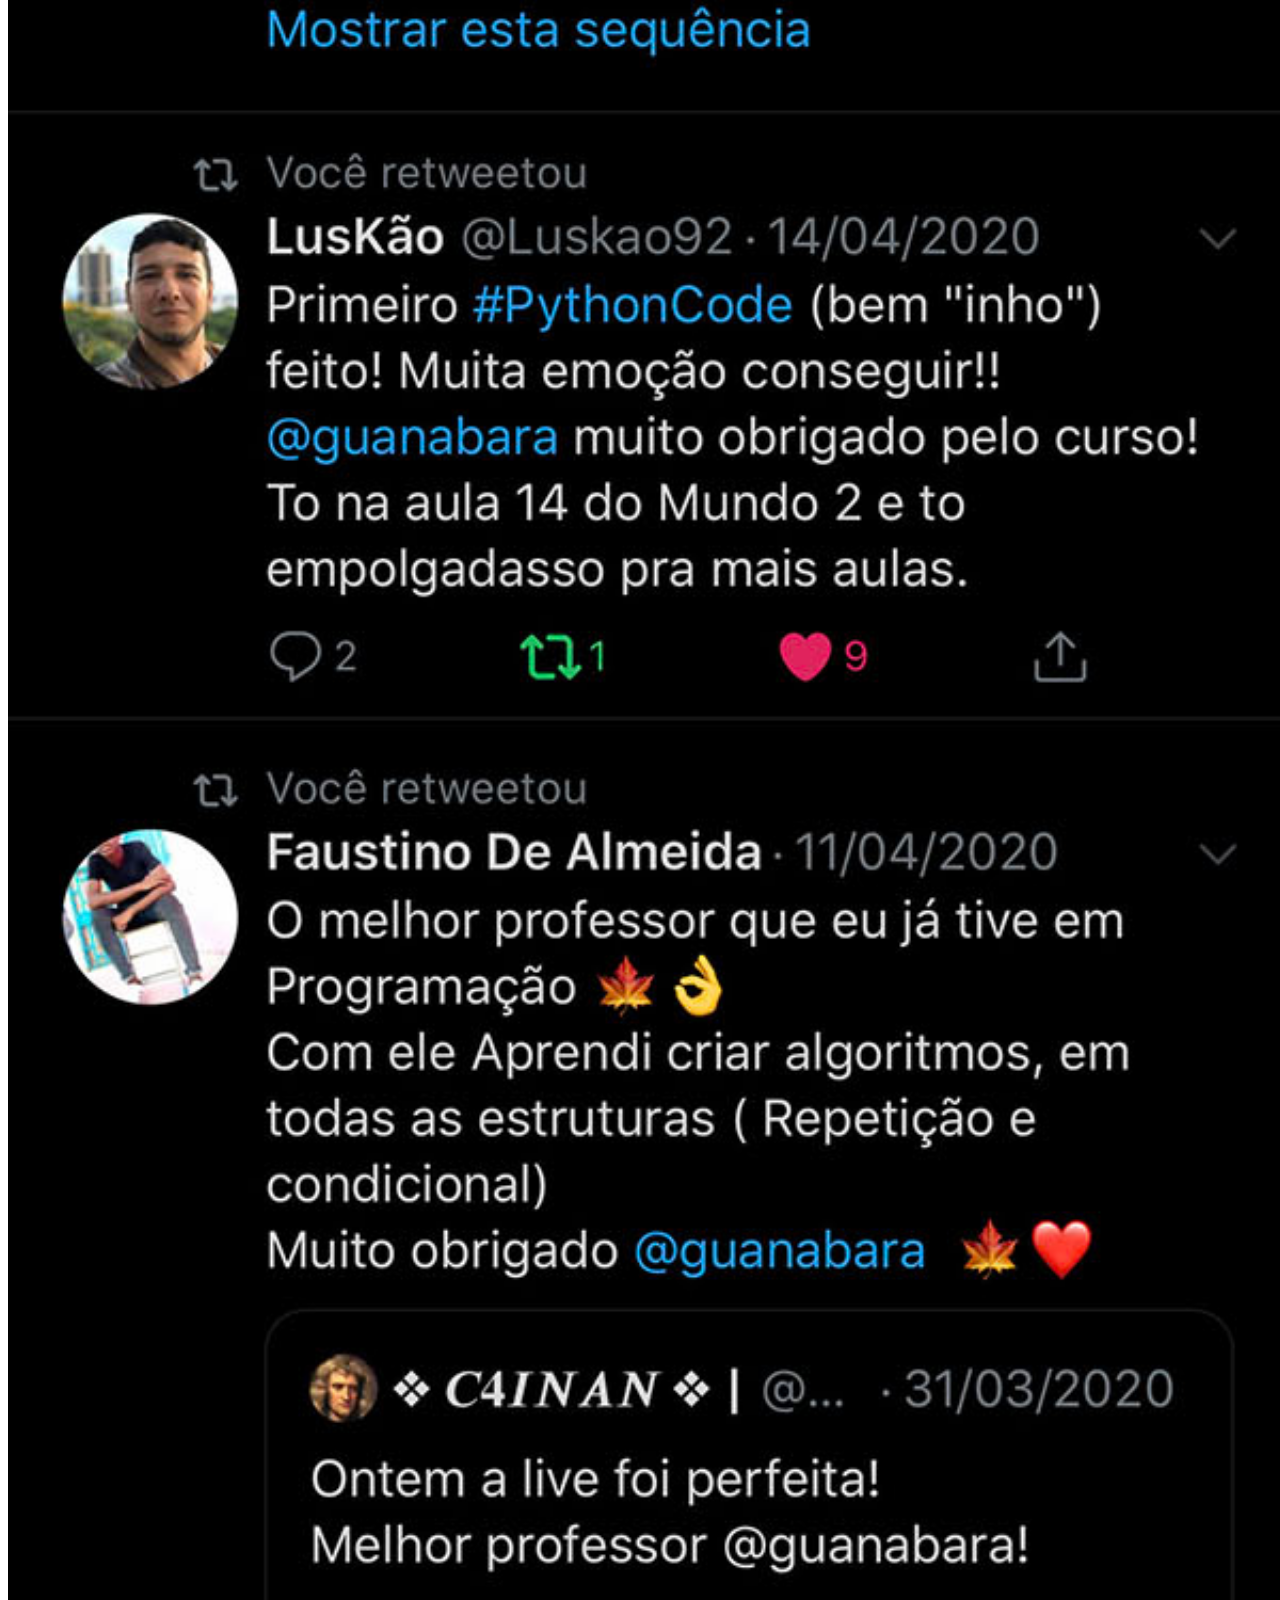
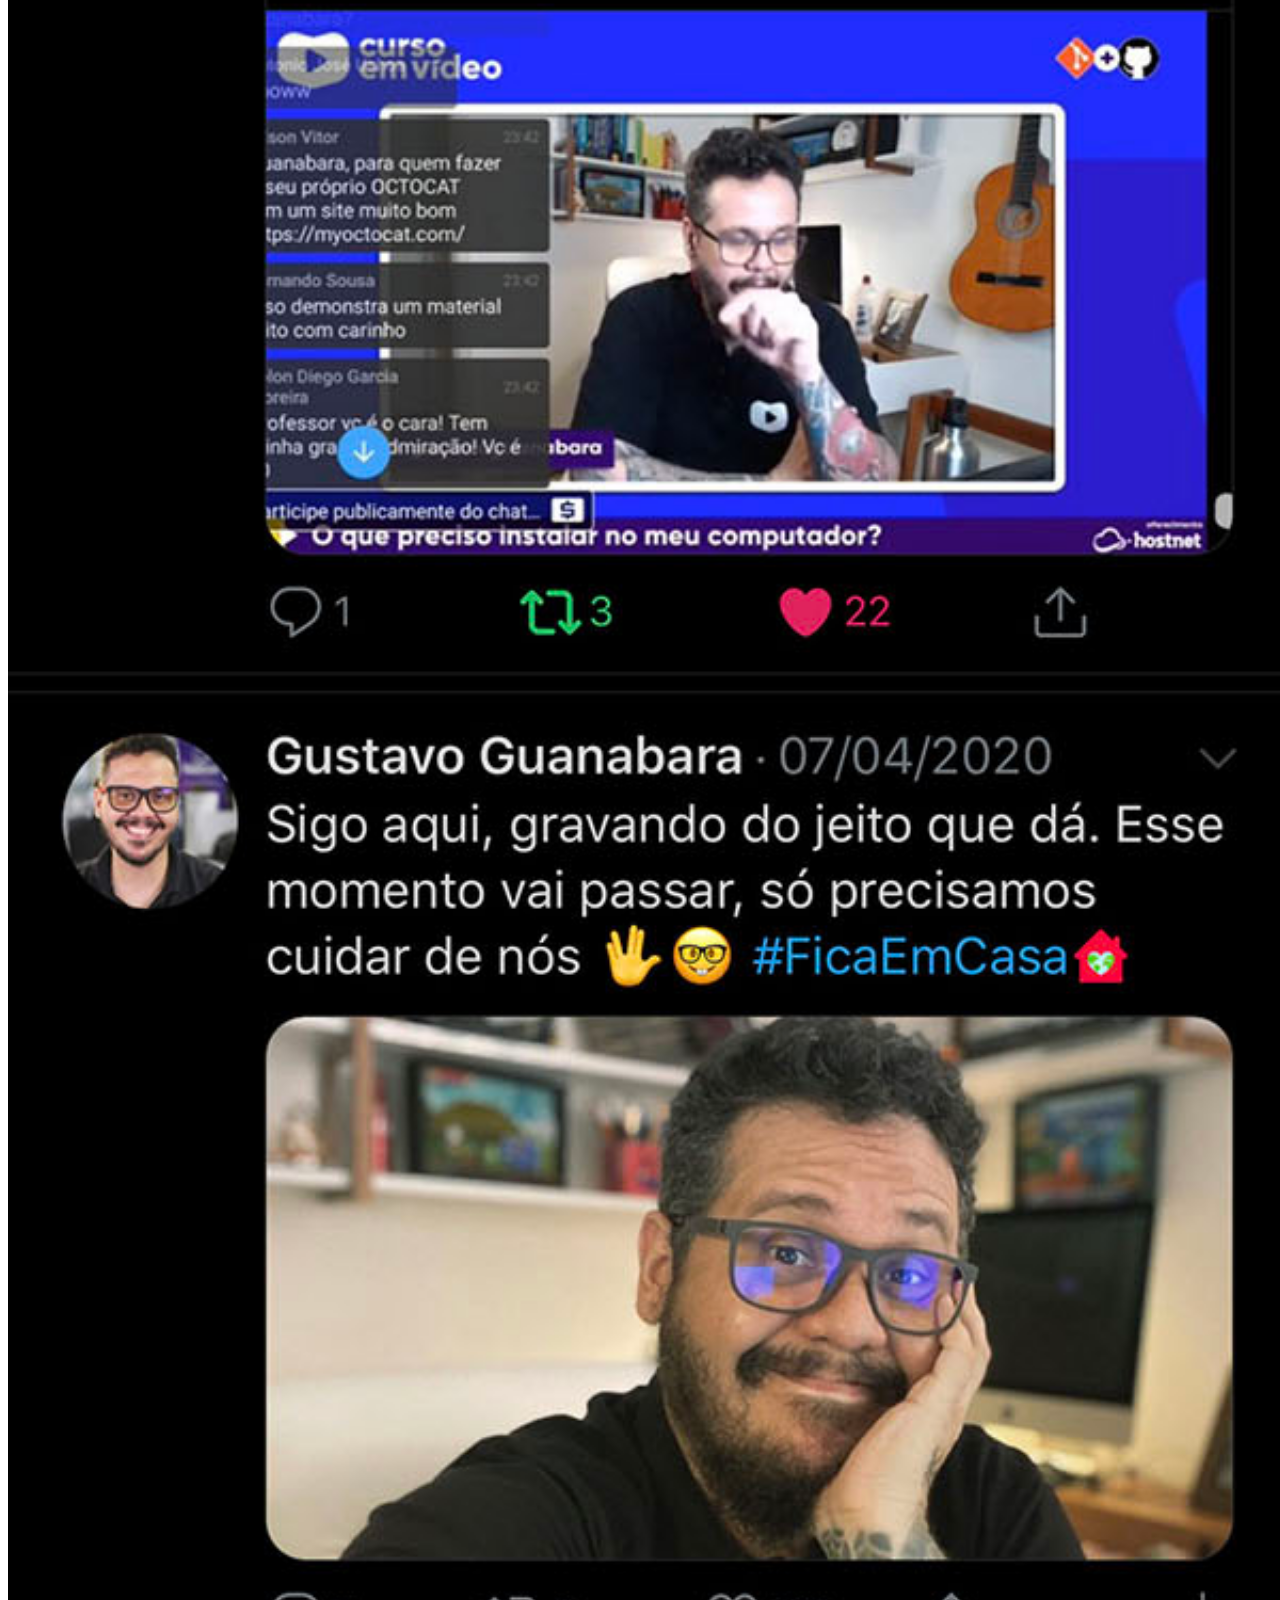
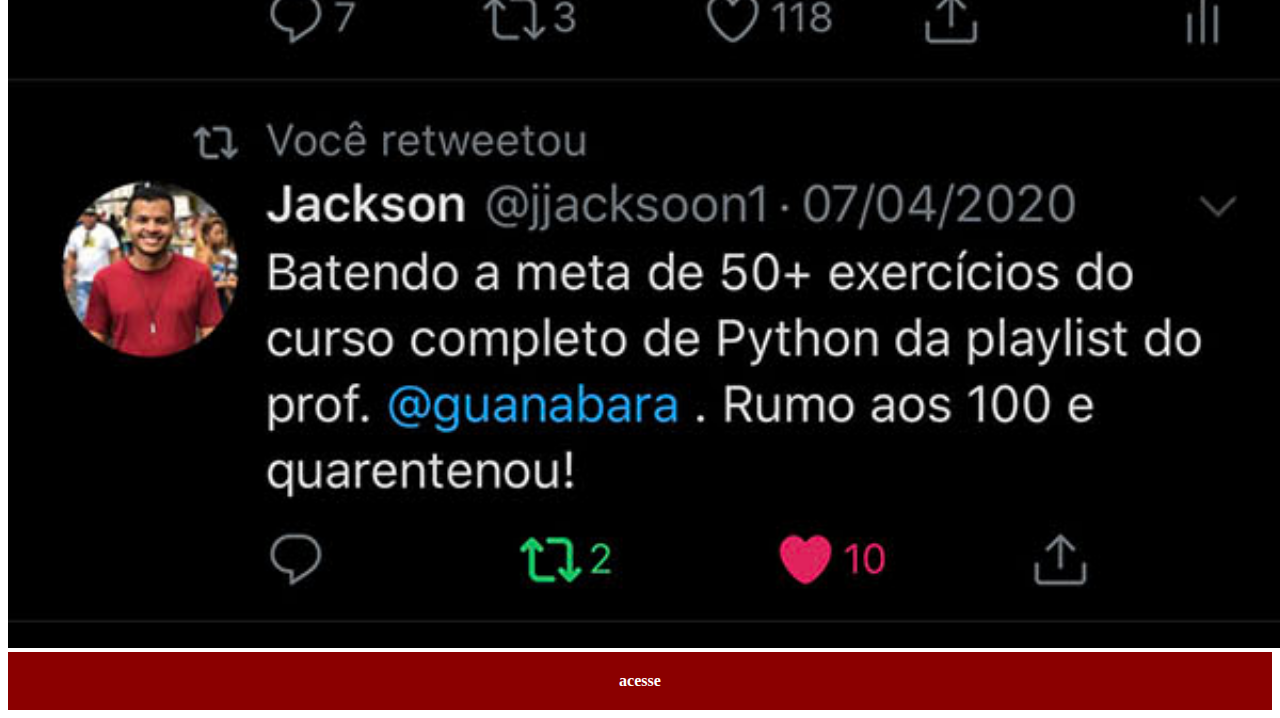
<file: twitter.html>
<!DOCTYPE html>
<html lang="pt-br">
<head>
    <meta charset="UTF-8">
    <meta name="viewport" content="width=device-width, initial-scale=1.0">
    <title>twitter</title>
    <link rel="stylesheet" href="estilos/social.css">
</head>
<body>
    <img src="imagens/tela-twitter.jpg" alt="twitter">
    <a href="hhttps://twitter.com/?lang=pt-br" target="_blank">acesse</a>

</body>
</html>
</file>
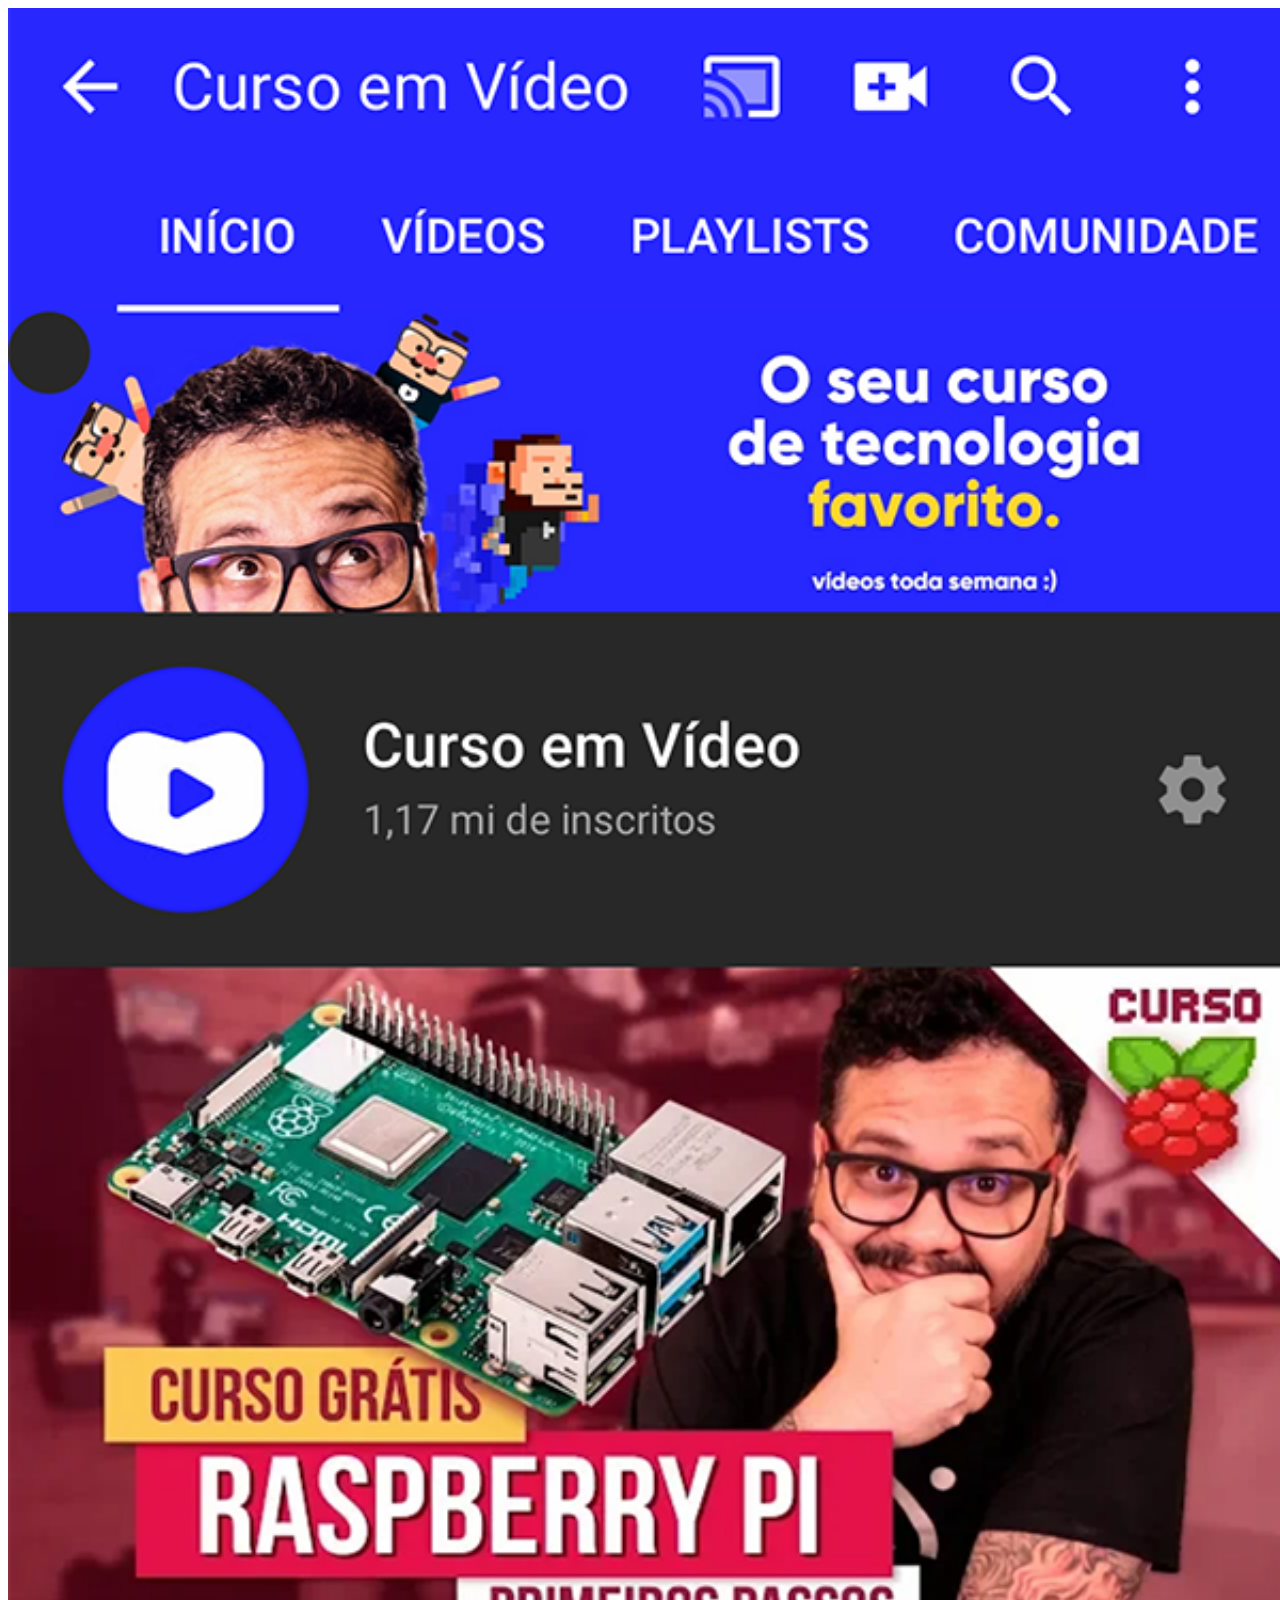
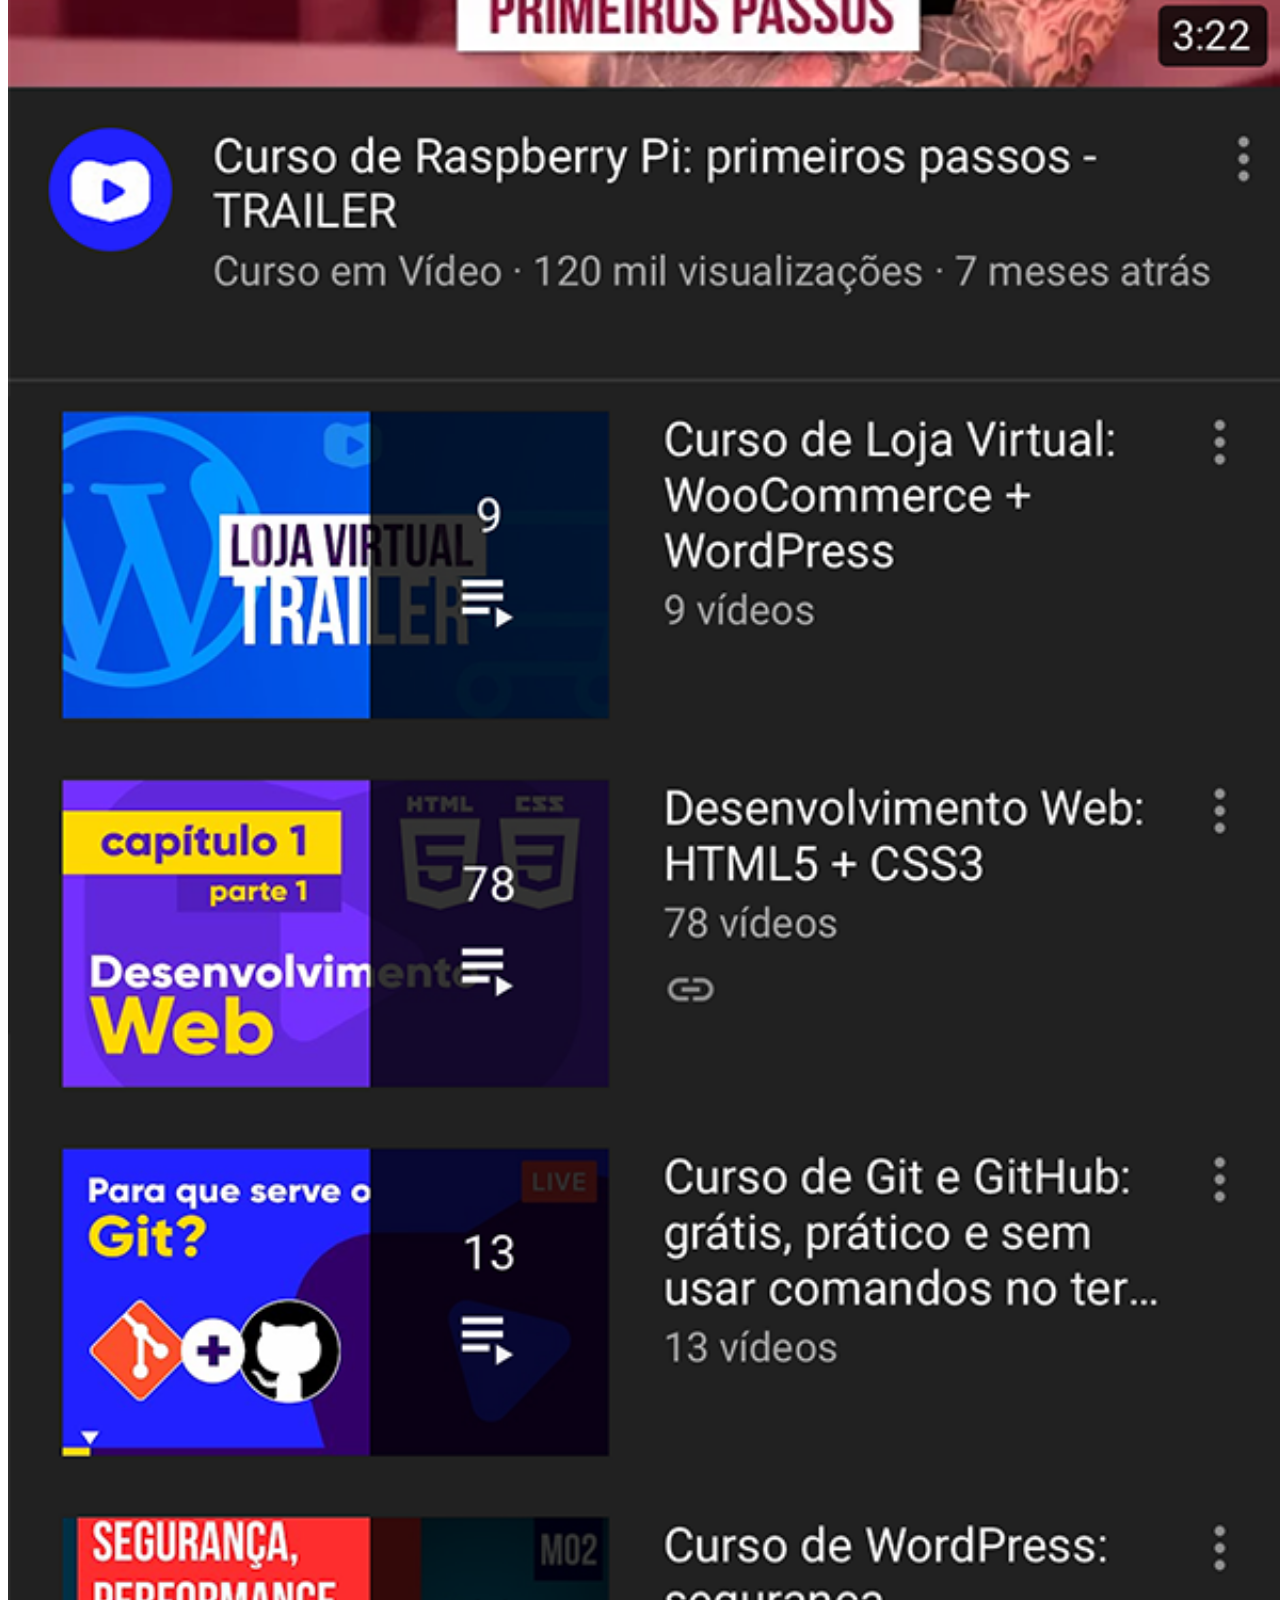
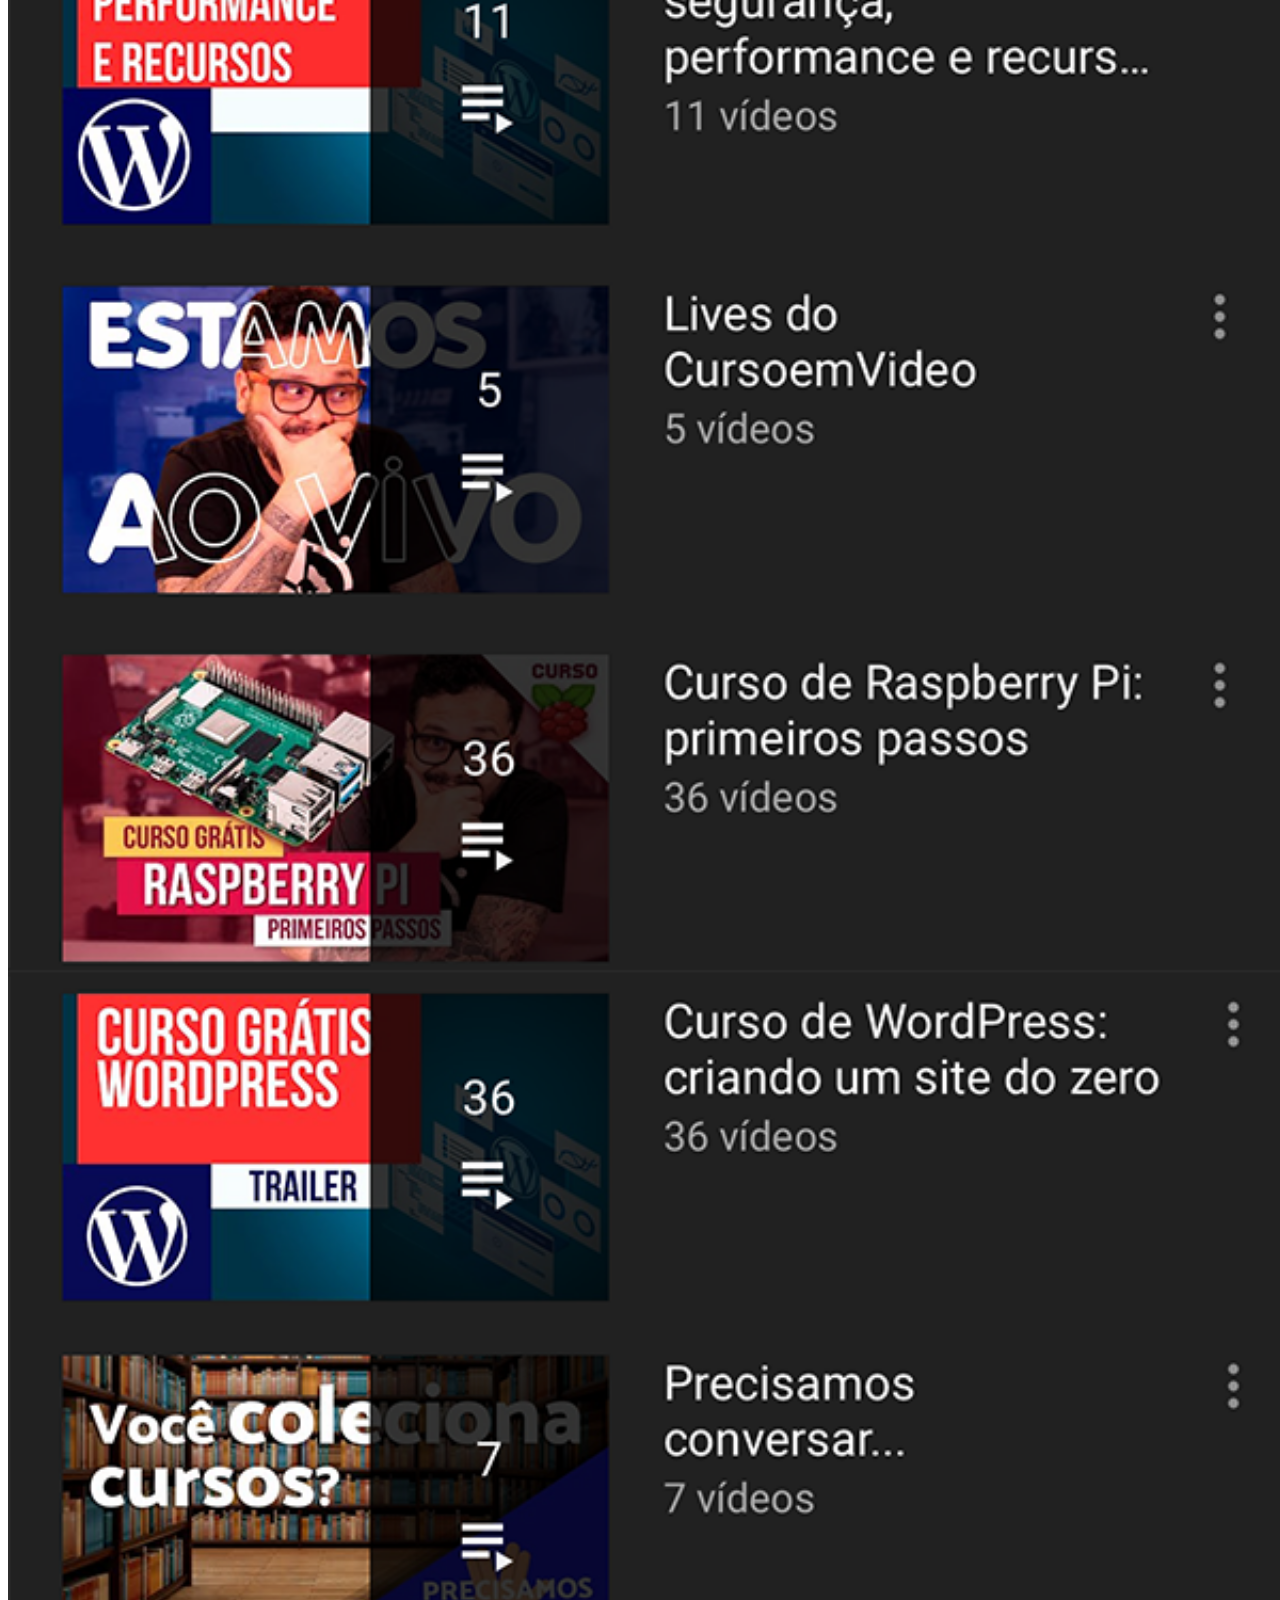
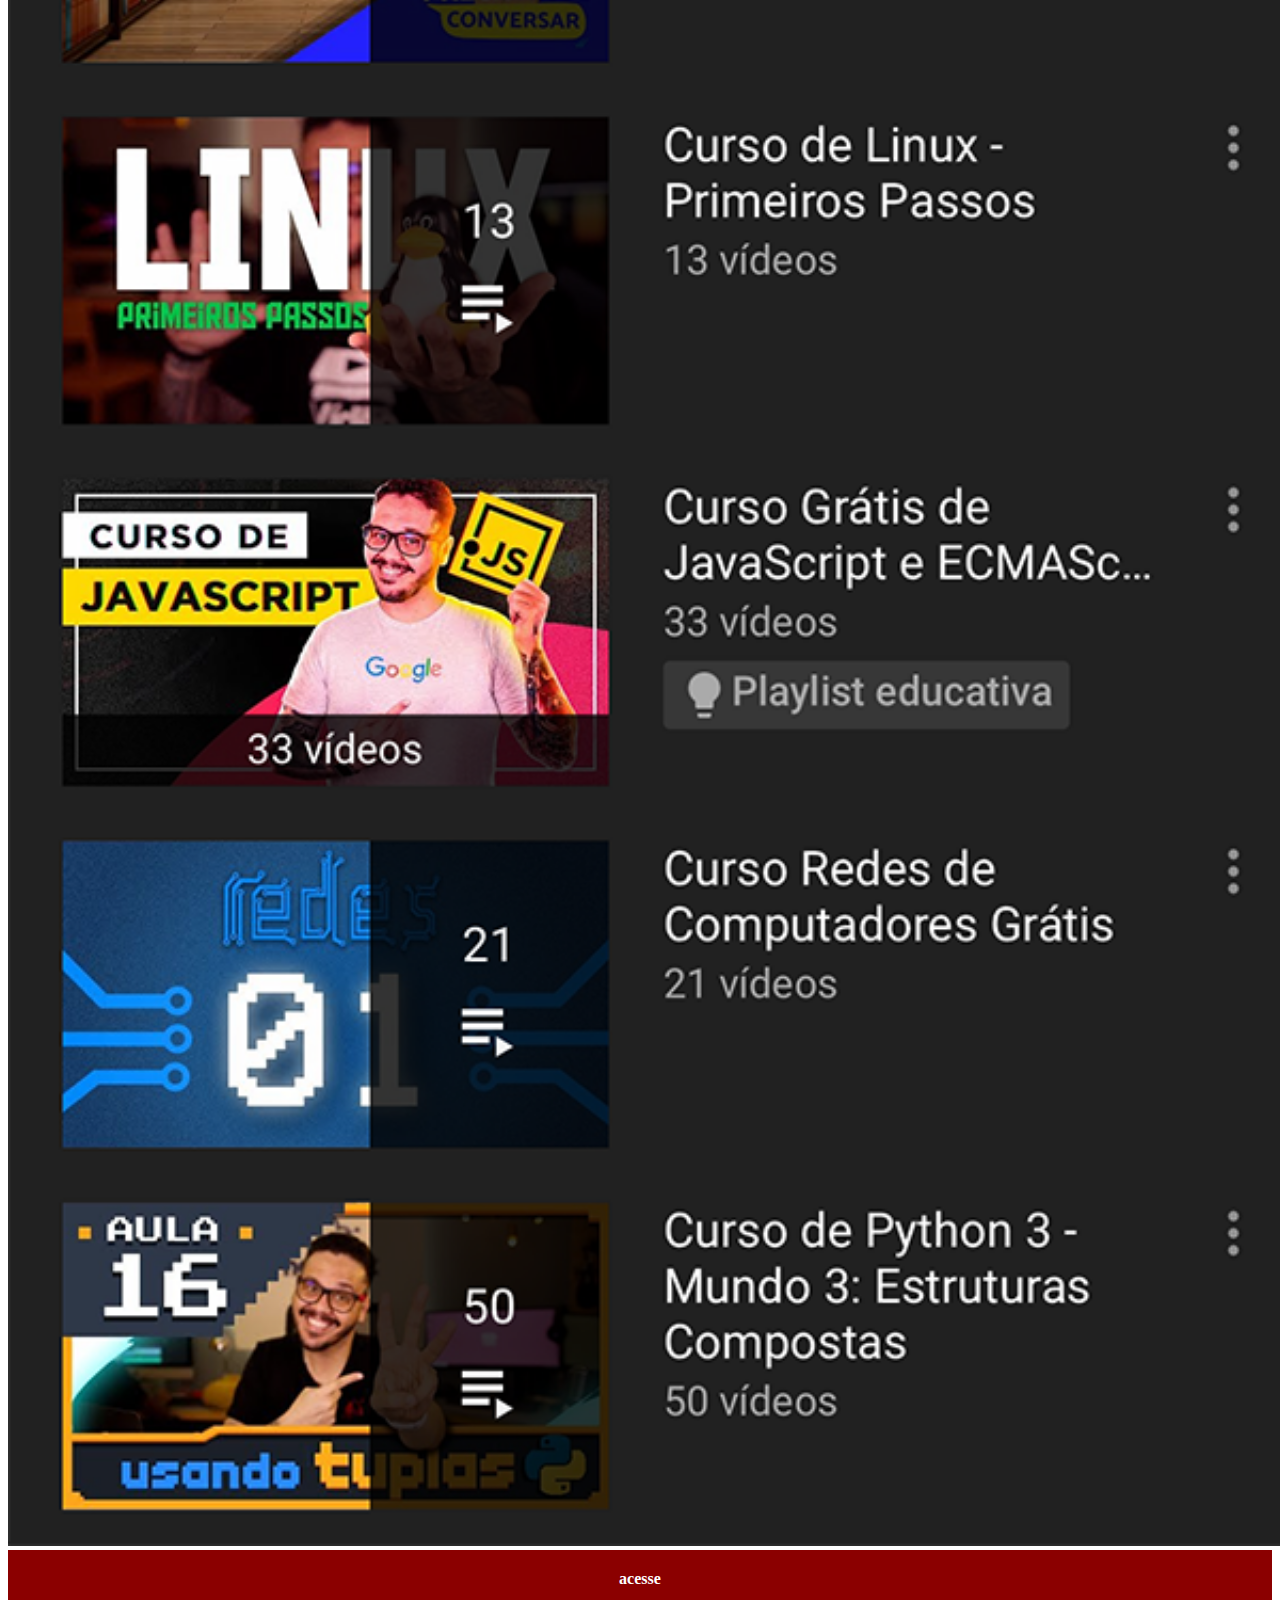
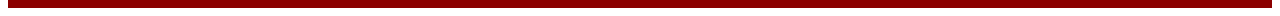
<file: youtube.html>
<!DOCTYPE html>
<html lang="pt-br">
<head>
    <meta charset="UTF-8">
    <meta name="viewport" content="width=device-width, initial-scale=1.0">
    <title>youtube</title>
    <link rel="stylesheet" href="estilos/social.css">
  
</head>
<body>
    <img src="imagens/tela-youtube.png" alt="">
    <a href="https://www.youtube.com/@CursoemVideo/playlists" target="_blank">acesse</a>
</body>
</html>
</file>
<file: estilos/style.css>
@charset "UTF-8";
* {
    margin: 0px;
    padding: 0px;
    font-family: Arial, Helvetica, sans-serif;
}
html, body {
    height: 100vh;
    width: 100vw;
    background-color: black;
}
body {
  background: url('../imagens/fundo-madeira.jpg') no-repeat top center;
  background-size: cover;
  background-attachment: fixed;

}
main {
    height: 100vh;
    position: relative;
    
}
section#telefone {
    height: 625px;
    width: 500px;
    position: absolute;
    top: 50%;
    left: 50%;
    transform: translate(-50%, -50%);
    background-color: blue;
    background: url('../imagens/iphone.png') no-repeat;
}
iframe#tela {
    position: relative;
    top: 81px;
    left: 22px;
    width: 266px;
    height: 470px;
}
section#redes-sociais {
    text-align: right;
}
section#redes-sociais img {
    width: 50px;
    margin: 10px;
    border-radius: 50%;
    box-shadow: 2px 2px 5px rgba(0, 0, 0, 0.407);
}
section#redes-sociais img:hover {
    border: 2px solid rgb(241, 212, 212);
    transform: translate(-3px, -3px);
    box-shadow: 5px 5px 10px black;
    transition: transform 1s, border 2s;
}
</file>
<file: estilos/social.css>
@charset "UTF-8"

* {
    margin: 0px;
    padding: 0px;
    font-family: Arial, Helvetica, sans-serif;
}
img {
width: 100vw;

}
::-webkit-scrollbar {
    width: 0px;
    height: 0px;
}
a {
    display: block;
    background-color: darkred;
    color: white;
    padding: 20px;
    text-align: center;
    text-decoration: none;
    font-weight: bolder;
}
a:hover {
    background-color: red;
}
</file>
